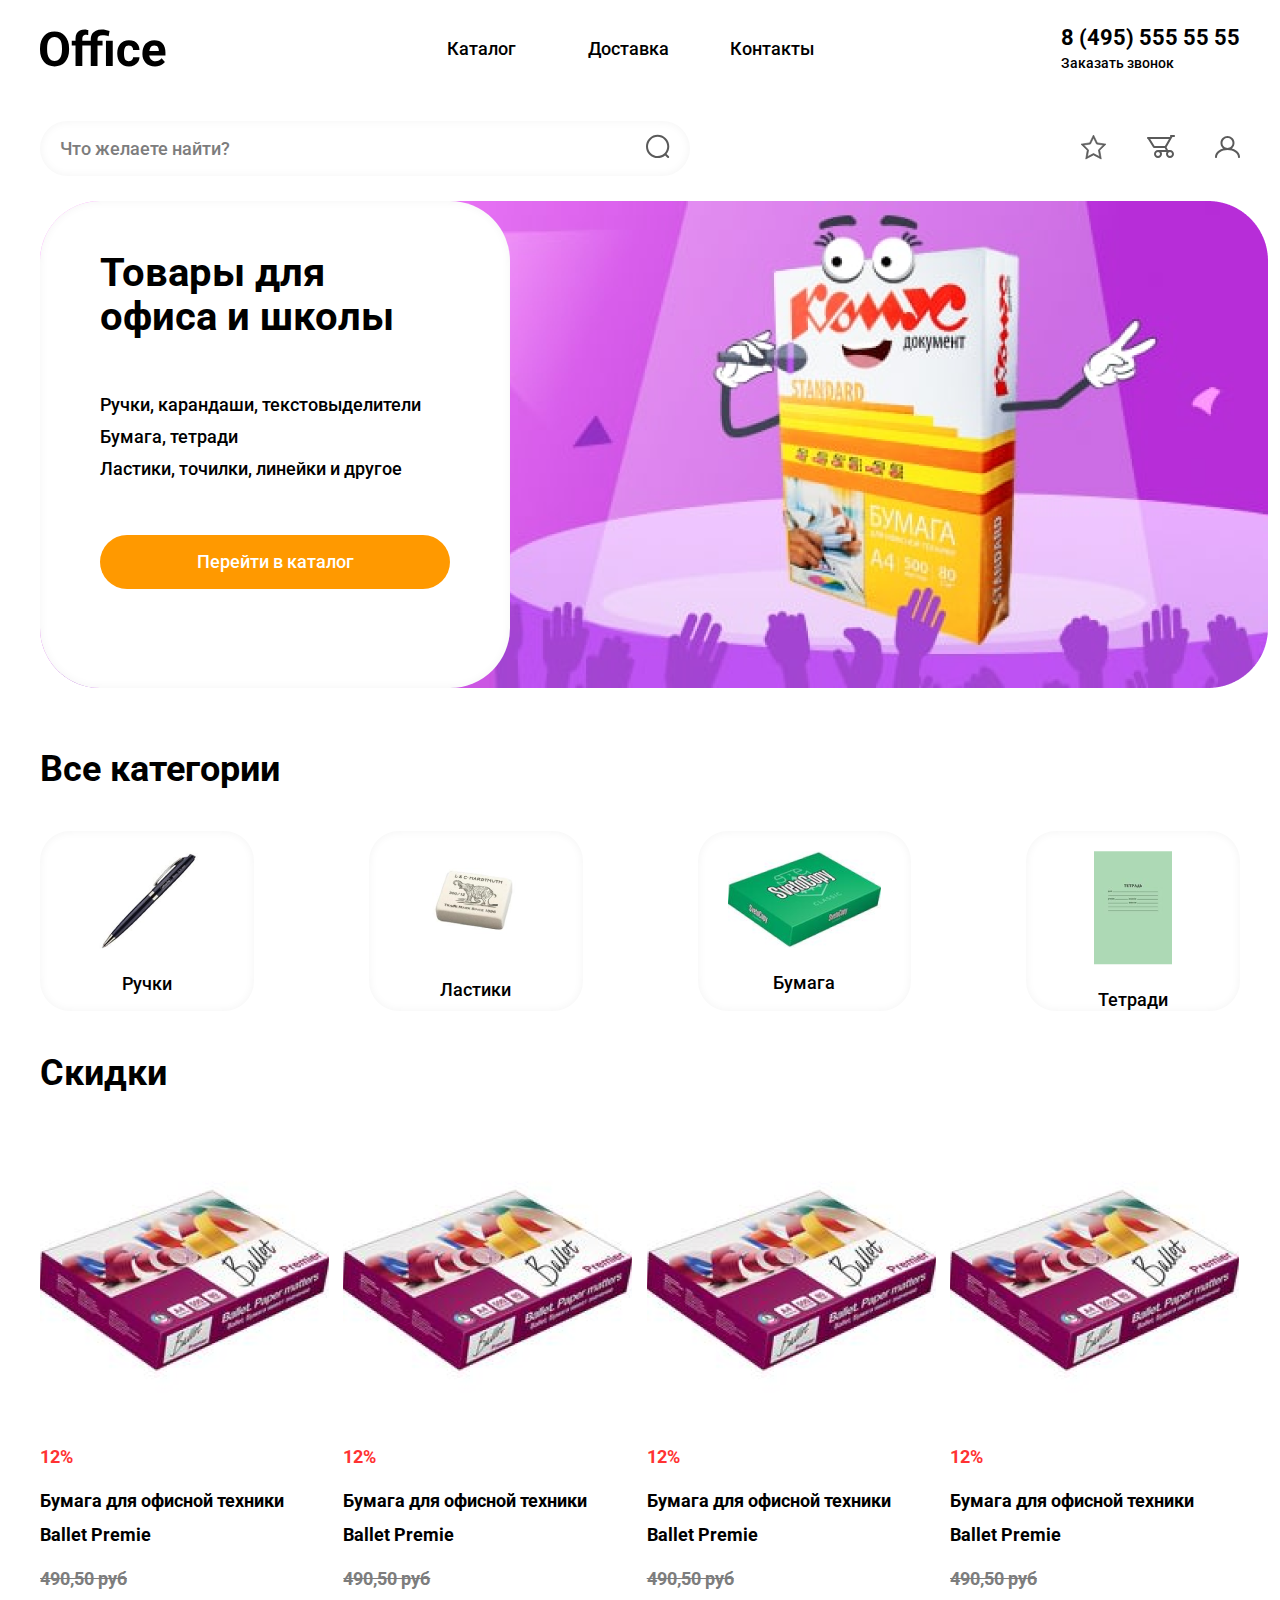
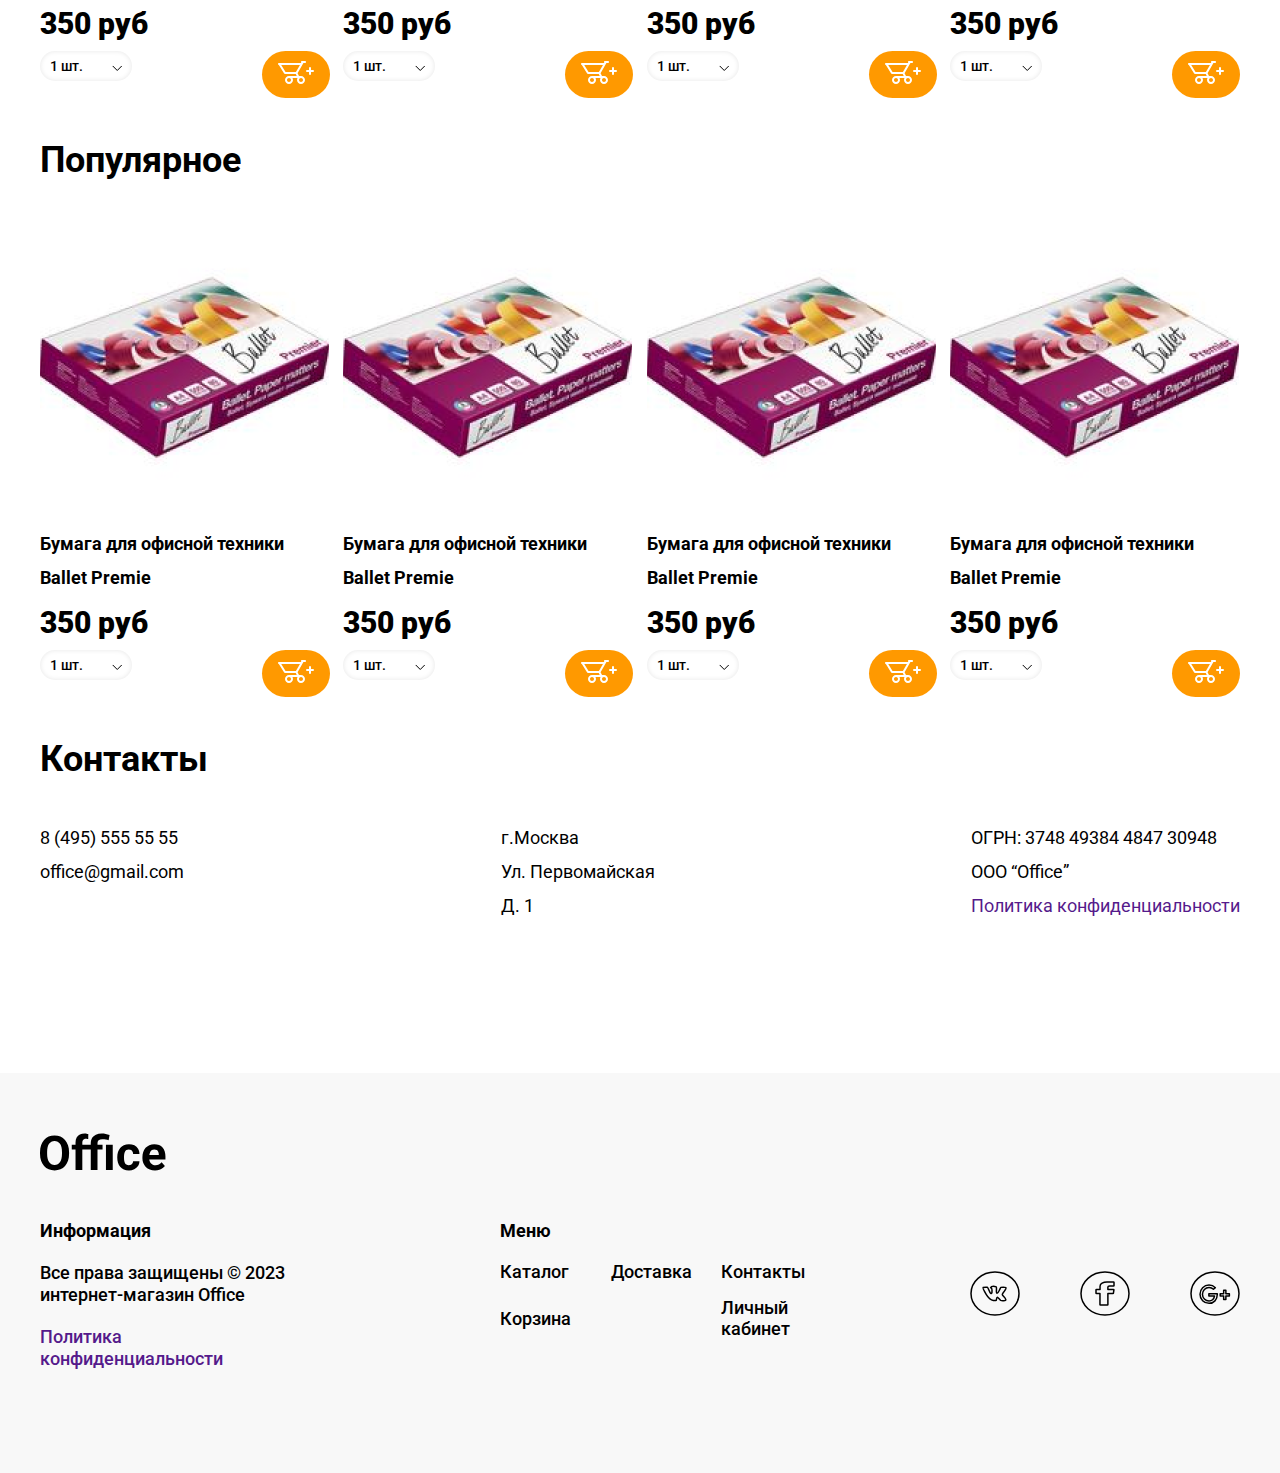
<file: index.html>
<!DOCTYPE html>
<html lang="ru">

<head>
    <meta charset="UTF-8">
    <meta http-equiv="X-UA-Compatible" content="IE=edge">
    <meta name="viewport" content="width=device-width, initial-scale=1.0">
    <title>Office - интернет-магазин канцелярских товаров</title>
    <link rel="stylesheet" href="assets/style.css">
</head>

<body>
    <header class="header">
        <div class="container">
            <div class="header__content">
                <div class="header__info">
                    <img src="assets/img/Office.svg" alt="">

                    <nav>
                        <ul>
                            <li><a href="catalog.html">Каталог</a></li>
                            <li><a href="">Доставка</a></li>
                            <li><a href="">Контакты</a></li>
                        </ul>
                    </nav>

                    <div class="header__tel">
                        <div class="header__tel-number">
                            <p>8 (495) 555 55 55</p>
                        </div>
                        <div class="header__tel-zakaz">
                            <p>Заказать звонок</p>
                        </div>
                    </div>
                </div>

                <div class="header__details">
                    <div class="header__search">
                        <div class="header__search-text">
                            <p>Что желаете найти?</p>
                        </div>
                        <div class="header__search-icon">
                            <a href="">
                                <svg width="24" height="25" viewBox="0 0 24 25" fill="none"
                                    xmlns="http://www.w3.org/2000/svg">
                                    <path fill-rule="evenodd" clip-rule="evenodd"
                                        d="M4.81999 19.2916C1.06 15.5316 1.06 9.43545 4.81999 5.67546C8.57998 1.91547 14.6761 1.91547 18.4361 5.67546C22.1807 9.42007 22.1961 15.4818 18.4821 19.2453C18.4662 19.2593 18.4507 19.2738 18.4356 19.289C18.4204 19.3042 18.4058 19.3198 18.3917 19.3357C14.6283 23.0515 8.56522 23.0368 4.81999 19.2916ZM19.1144 21.382C14.5458 25.2344 7.70897 25.009 3.40578 20.7058C-1.13526 16.1648 -1.13526 8.80229 3.40578 4.26125C7.94682 -0.279791 15.3093 -0.279791 19.8503 4.26125C24.1528 8.56373 24.3788 15.399 20.5284 19.9676L22.8498 22.289C23.2403 22.6795 23.2403 23.3127 22.8498 23.7032C22.4593 24.0937 21.8261 24.0937 21.4356 23.7032L19.1144 21.382Z"
                                        fill="#5A5A5A" />
                                </svg>
                            </a>
                        </div>
                    </div>
                    <div class="header__icons">
                        <a href=""><svg width="27" height="26" viewBox="0 0 27 26" fill="none"
                                xmlns="http://www.w3.org/2000/svg">
                                <path
                                    d="M21.2243 25L13.4959 20.9028L5.7674 25L7.24381 16.3144L1 10.1686L9.63576 8.90284L13.4959 1L17.356 8.90284L25.9918 10.1686L19.7397 16.3227L21.2243 25ZM13.4959 19.5205L19.6077 22.7682L18.4447 15.898L23.3853 11.0347L16.5559 10.0354L13.5041 3.7814L10.4523 10.0354L3.6229 11.0347L8.56351 15.898L7.40053 22.7682L13.4959 19.5205Z"
                                    fill="#5A5A5A" stroke="#5A5A5A" stroke-width="0.7" />
                            </svg>
                        </a>
                        <a href="basket.html"><svg width="28" height="23" viewBox="0 0 28 23" fill="none"
                                xmlns="http://www.w3.org/2000/svg">
                                <path fill-rule="evenodd" clip-rule="evenodd"
                                    d="M23 1C23 0.447715 23.4477 0 24 0H27C27.5523 0 28 0.447715 28 1C28 1.55228 27.5523 2 27 2L25.4227 2L19.5692 12.1385L21 15.0001H23C25.2091 15.0001 27 16.7909 27 19.0001C27 21.2092 25.2091 23.0001 23 23.0001C20.7909 23.0001 19 21.2092 19 19.0001C19 18.2715 19.1948 17.5884 19.5351 17.0001H14.4649C14.8052 17.5884 15 18.2715 15 19.0001C15 21.2092 13.2091 23.0001 11 23.0001C8.79086 23.0001 7 21.2092 7 19.0001C7 16.7909 8.79086 15.0001 11 15.0001H18.7639L17.7639 13L7.06514 13C6.70869 13.0229 6.35152 12.8536 6.15015 12.5289L0.855992 3.98974C0.37194 3.91992 0 3.50341 0 3.00003C0 2.44775 0.447715 2.00003 1 2.00003L23 2.00003C23.0371 2.00003 23.0737 2.00205 23.1098 2.00599L23.2862 1.7004C23.1092 1.51999 23 1.27274 23 1ZM17.9171 11L7.55548 11L3.21557 4.00003L21.9585 4.00003L17.9171 11ZM11 17.0001C9.89543 17.0001 9 17.8955 9 19.0001C9 20.1046 9.89543 21.0001 11 21.0001C12.1046 21.0001 13 20.1046 13 19.0001C13 17.8955 12.1046 17.0001 11 17.0001ZM23 17.0001C21.8954 17.0001 21 17.8955 21 19.0001C21 20.1046 21.8954 21.0001 23 21.0001C24.1046 21.0001 25 20.1046 25 19.0001C25 17.8955 24.1046 17.0001 23 17.0001Z"
                                    fill="#5A5A5A" />
                            </svg>
                        </a>
                        <button class="profile">
                            <svg width="25" height="22" viewBox="0 0 25 22" fill="none"
                                xmlns="http://www.w3.org/2000/svg">
                                <path fill-rule="evenodd" clip-rule="evenodd"
                                    d="M8.94975 10.5355C6.99713 8.58291 6.99713 5.41709 8.94975 3.46447C10.9024 1.51184 14.0682 1.51184 16.0208 3.46447C17.9734 5.41709 17.9734 8.58291 16.0208 10.5355C14.0682 12.4882 10.9024 12.4882 8.94975 10.5355ZM7.53553 2.05025C4.80186 4.78392 4.80186 9.21608 7.53553 11.9497C7.74913 12.1633 7.97309 12.3602 8.2058 12.5405C6.5492 12.9731 5.04954 13.6511 3.79721 14.5222C1.53231 16.0978 0 18.3722 0 21C0 21.5523 0.447715 22 1 22C1.55228 22 2 21.5523 2 21C2 19.2096 3.04205 17.4839 4.93934 16.1641C6.83305 14.8467 9.50305 14 12.5 14C15.497 14 18.167 14.8467 20.0607 16.1641C21.958 17.4839 23 19.2096 23 21C23 21.5523 23.4477 22 24 22C24.5523 22 25 21.5523 25 21C25 18.3722 23.4677 16.0978 21.2028 14.5222C19.9449 13.6472 18.4375 12.9671 16.7722 12.5347C17.0022 12.3561 17.2237 12.1611 17.435 11.9497C20.1687 9.21608 20.1687 4.78392 17.435 2.05025C14.7014 -0.683417 10.2692 -0.683418 7.53553 2.05025Z"
                                    fill="#5A5A5A" />
                            </svg>
                        </button>

                    </div>
                </div>
            </div>
        </div>
    </header>

    <main class="main">
        <div class="container">
            <div class="main__content">
                <div class="main__info">
                    <div class="main__details">
                        <div class="main__title">
                            <h1>Товары для офиса и школы</h1>
                        </div>
                        <div class="main__tovars">
                            <p>Ручки, карандаши, текстовыделители</p>
                            <p>Бумага, тетради</p>
                            <p>Ластики, точилки, линейки и другое</p>
                        </div>

                        <a class="button__catalog" href="catalog.html">Перейти в каталог</a>
                    </div>
                    <div class="main__img">
                        <img src="assets/img/main.png" alt="">
                    </div>
                </div>
            </div>

            <section class="categories">
                <div class="container">
                    <div class="categories__title">
                        <p>Все категории</p>
                    </div>
                    <div class="categories__all">
                        <div class="categories__block">
                            <div class="categories__info">
                                <div class="categories__img">
                                    <img src="assets/img/pen.png" alt="">
                                </div>

                                <a class="categories__name" href="">Ручки</a>

                            </div>

                        </div>

                        <div class="categories__block">
                            <div class="categories__info">
                                <div class="categories__img">
                                    <img src="assets/img/eraser.png" alt="">
                                </div>

                                <a class="categories__name" href="">Ластики</a>

                            </div>

                        </div>

                        <div class="categories__block">
                            <div class="categories__info">
                                <div class="categories__img">
                                    <img src="assets/img/paper.png" alt="">
                                </div>

                                <a class="categories__name" href="products.html">Бумага</a>

                            </div>

                        </div>

                        <div class="categories__block">
                            <div class="categories__info">
                                <div class="categories__img">
                                    <img src="assets/img/copybook.png" alt="">
                                </div>

                                <a class="categories__name" href="">Тетради</a>

                            </div>

                        </div>
                    </div>
                </div>

            </section>

            <section class="sale">
                <div class="container">
                    <div class="sale__title">
                        <p>Скидки</p>
                    </div>
                    <div class="sale__all">
                        <div class="sale__card">
                            <div class="sale__img">
                                <img src="assets/img/paper__all.png" alt="">
                            </div>
                            <div class="sale__text">
                                <p>12%</p>
                            </div>
                            <div class="sale__name">
                                <p>Бумага для офисной техники Ballet Premie</p>
                            </div>
                            <div class="sale__oldprice">
                                490,50 руб
                            </div>
                            <div class="sale__price">
                                <p>350 руб</p>
                            </div>
                            <div class="sale__shop">
                                <div class="sale__quanity">
                                    <div class="sale__quanity-text">
                                        <p>1 шт.</p>
                                    </div>
                                    <div class="sale__quanity-icon">
                                        <a href=""><svg width="10" height="7" viewBox="0 0 10 7" fill="none"
                                                xmlns="http://www.w3.org/2000/svg">
                                                <path d="M9.48523 1.24219L5.24262 5.4848L1.00001 1.24219" stroke="black"
                                                    stroke-linecap="round" />
                                            </svg>
                                        </a>
                                    </div>

                                </div>
                                <button class="basket">
                                    <svg width="36" height="23" viewBox="0 0 36 23" fill="none"
                                        xmlns="http://www.w3.org/2000/svg">
                                        <rect x="28" y="9" width="8" height="2" rx="1" fill="white" />
                                        <path fill-rule="evenodd" clip-rule="evenodd"
                                            d="M23 1C23 0.447715 23.4477 0 24 0H27C27.5523 0 28 0.447715 28 1C28 1.55228 27.5523 2 27 2L25.4227 2L19.5692 12.1385L21 15.0001H23C25.2091 15.0001 27 16.7909 27 19.0001C27 21.2092 25.2091 23.0001 23 23.0001C20.7909 23.0001 19 21.2092 19 19.0001C19 18.2715 19.1948 17.5884 19.5351 17.0001H14.4649C14.8052 17.5884 15 18.2715 15 19.0001C15 21.2092 13.2091 23.0001 11 23.0001C8.79086 23.0001 7 21.2092 7 19.0001C7 16.7909 8.79086 15.0001 11 15.0001H18.7639L17.7639 13L7.01932 13C6.97953 13.0007 6.93981 12.9991 6.90038 12.9951C6.76038 12.9813 6.62888 12.9385 6.51189 12.873C6.3969 12.8088 6.29331 12.7212 6.209 12.6119C6.18394 12.5795 6.16081 12.5456 6.1398 12.5103L0.85728 3.98992C0.372599 3.92066 0 3.50386 0 3.00003C0 2.44775 0.447715 2.00003 1 2.00003L23 2.00003C23.0371 2.00003 23.0737 2.00205 23.1098 2.00599L23.2862 1.7004C23.1092 1.51999 23 1.27274 23 1ZM17.9171 11L7.55665 11L3.21675 4.00003L21.9585 4.00003L17.9171 11ZM11 17.0001C9.89543 17.0001 9 17.8955 9 19.0001C9 20.1046 9.89543 21.0001 11 21.0001C12.1046 21.0001 13 20.1046 13 19.0001C13 17.8955 12.1046 17.0001 11 17.0001ZM23 17.0001C21.8954 17.0001 21 17.8955 21 19.0001C21 20.1046 21.8954 21.0001 23 21.0001C24.1046 21.0001 25 20.1046 25 19.0001C25 17.8955 24.1046 17.0001 23 17.0001Z"
                                            fill="white" />
                                        <rect x="33" y="6" width="8" height="2" rx="1" transform="rotate(90 33 6)"
                                            fill="white" />
                                    </svg>

                                </button>
                            </div>


                        </div>

                        <div class="sale__card">
                            <div class="sale__img">
                                <img src="assets/img/paper__all.png" alt="">
                            </div>
                            <div class="sale__text">
                                <p>12%</p>
                            </div>
                            <div class="sale__name">
                                <p>Бумага для офисной техники Ballet Premie</p>
                            </div>
                            <div class="sale__oldprice">
                                490,50 руб
                            </div>
                            <div class="sale__price">
                                <p>350 руб</p>
                            </div>
                            <div class="sale__shop">
                                <div class="sale__quanity">
                                    <div class="sale__quanity-text">
                                        <p>1 шт.</p>
                                    </div>
                                    <div class="sale__quanity-icon">
                                        <a href=""><svg width="10" height="7" viewBox="0 0 10 7" fill="none"
                                                xmlns="http://www.w3.org/2000/svg">
                                                <path d="M9.48523 1.24219L5.24262 5.4848L1.00001 1.24219" stroke="black"
                                                    stroke-linecap="round" />
                                            </svg>
                                        </a>
                                    </div>

                                </div>
                                <button class="basket">
                                    <svg width="36" height="23" viewBox="0 0 36 23" fill="none"
                                        xmlns="http://www.w3.org/2000/svg">
                                        <rect x="28" y="9" width="8" height="2" rx="1" fill="white" />
                                        <path fill-rule="evenodd" clip-rule="evenodd"
                                            d="M23 1C23 0.447715 23.4477 0 24 0H27C27.5523 0 28 0.447715 28 1C28 1.55228 27.5523 2 27 2L25.4227 2L19.5692 12.1385L21 15.0001H23C25.2091 15.0001 27 16.7909 27 19.0001C27 21.2092 25.2091 23.0001 23 23.0001C20.7909 23.0001 19 21.2092 19 19.0001C19 18.2715 19.1948 17.5884 19.5351 17.0001H14.4649C14.8052 17.5884 15 18.2715 15 19.0001C15 21.2092 13.2091 23.0001 11 23.0001C8.79086 23.0001 7 21.2092 7 19.0001C7 16.7909 8.79086 15.0001 11 15.0001H18.7639L17.7639 13L7.01932 13C6.97953 13.0007 6.93981 12.9991 6.90038 12.9951C6.76038 12.9813 6.62888 12.9385 6.51189 12.873C6.3969 12.8088 6.29331 12.7212 6.209 12.6119C6.18394 12.5795 6.16081 12.5456 6.1398 12.5103L0.85728 3.98992C0.372599 3.92066 0 3.50386 0 3.00003C0 2.44775 0.447715 2.00003 1 2.00003L23 2.00003C23.0371 2.00003 23.0737 2.00205 23.1098 2.00599L23.2862 1.7004C23.1092 1.51999 23 1.27274 23 1ZM17.9171 11L7.55665 11L3.21675 4.00003L21.9585 4.00003L17.9171 11ZM11 17.0001C9.89543 17.0001 9 17.8955 9 19.0001C9 20.1046 9.89543 21.0001 11 21.0001C12.1046 21.0001 13 20.1046 13 19.0001C13 17.8955 12.1046 17.0001 11 17.0001ZM23 17.0001C21.8954 17.0001 21 17.8955 21 19.0001C21 20.1046 21.8954 21.0001 23 21.0001C24.1046 21.0001 25 20.1046 25 19.0001C25 17.8955 24.1046 17.0001 23 17.0001Z"
                                            fill="white" />
                                        <rect x="33" y="6" width="8" height="2" rx="1" transform="rotate(90 33 6)"
                                            fill="white" />
                                    </svg>

                                </button>
                            </div>


                        </div>

                        <div class="sale__card">
                            <div class="sale__img">
                                <img src="assets/img/paper__all.png" alt="">
                            </div>
                            <div class="sale__text">
                                <p>12%</p>
                            </div>
                            <div class="sale__name">
                                <p>Бумага для офисной техники Ballet Premie</p>
                            </div>
                            <div class="sale__oldprice">
                                490,50 руб
                            </div>
                            <div class="sale__price">
                                <p>350 руб</p>
                            </div>
                            <div class="sale__shop">
                                <div class="sale__quanity">
                                    <div class="sale__quanity-text">
                                        <p>1 шт.</p>
                                    </div>
                                    <div class="sale__quanity-icon">
                                        <a href=""><svg width="10" height="7" viewBox="0 0 10 7" fill="none"
                                                xmlns="http://www.w3.org/2000/svg">
                                                <path d="M9.48523 1.24219L5.24262 5.4848L1.00001 1.24219" stroke="black"
                                                    stroke-linecap="round" />
                                            </svg>
                                        </a>
                                    </div>

                                </div>
                                <button class="basket">
                                    <svg width="36" height="23" viewBox="0 0 36 23" fill="none"
                                        xmlns="http://www.w3.org/2000/svg">
                                        <rect x="28" y="9" width="8" height="2" rx="1" fill="white" />
                                        <path fill-rule="evenodd" clip-rule="evenodd"
                                            d="M23 1C23 0.447715 23.4477 0 24 0H27C27.5523 0 28 0.447715 28 1C28 1.55228 27.5523 2 27 2L25.4227 2L19.5692 12.1385L21 15.0001H23C25.2091 15.0001 27 16.7909 27 19.0001C27 21.2092 25.2091 23.0001 23 23.0001C20.7909 23.0001 19 21.2092 19 19.0001C19 18.2715 19.1948 17.5884 19.5351 17.0001H14.4649C14.8052 17.5884 15 18.2715 15 19.0001C15 21.2092 13.2091 23.0001 11 23.0001C8.79086 23.0001 7 21.2092 7 19.0001C7 16.7909 8.79086 15.0001 11 15.0001H18.7639L17.7639 13L7.01932 13C6.97953 13.0007 6.93981 12.9991 6.90038 12.9951C6.76038 12.9813 6.62888 12.9385 6.51189 12.873C6.3969 12.8088 6.29331 12.7212 6.209 12.6119C6.18394 12.5795 6.16081 12.5456 6.1398 12.5103L0.85728 3.98992C0.372599 3.92066 0 3.50386 0 3.00003C0 2.44775 0.447715 2.00003 1 2.00003L23 2.00003C23.0371 2.00003 23.0737 2.00205 23.1098 2.00599L23.2862 1.7004C23.1092 1.51999 23 1.27274 23 1ZM17.9171 11L7.55665 11L3.21675 4.00003L21.9585 4.00003L17.9171 11ZM11 17.0001C9.89543 17.0001 9 17.8955 9 19.0001C9 20.1046 9.89543 21.0001 11 21.0001C12.1046 21.0001 13 20.1046 13 19.0001C13 17.8955 12.1046 17.0001 11 17.0001ZM23 17.0001C21.8954 17.0001 21 17.8955 21 19.0001C21 20.1046 21.8954 21.0001 23 21.0001C24.1046 21.0001 25 20.1046 25 19.0001C25 17.8955 24.1046 17.0001 23 17.0001Z"
                                            fill="white" />
                                        <rect x="33" y="6" width="8" height="2" rx="1" transform="rotate(90 33 6)"
                                            fill="white" />
                                    </svg>

                                </button>
                            </div>


                        </div>

                        <div class="sale__card">
                            <div class="sale__img">
                                <img src="assets/img/paper__all.png" alt="">
                            </div>
                            <div class="sale__text">
                                <p>12%</p>
                            </div>
                            <div class="sale__name">
                                <p>Бумага для офисной техники Ballet Premie</p>
                            </div>
                            <div class="sale__oldprice">
                                490,50 руб
                            </div>
                            <div class="sale__price">
                                <p>350 руб</p>
                            </div>
                            <div class="sale__shop">
                                <div class="sale__quanity">
                                    <div class="sale__quanity-text">
                                        <p>1 шт.</p>
                                    </div>
                                    <div class="sale__quanity-icon">
                                        <a href=""><svg width="10" height="7" viewBox="0 0 10 7" fill="none"
                                                xmlns="http://www.w3.org/2000/svg">
                                                <path d="M9.48523 1.24219L5.24262 5.4848L1.00001 1.24219" stroke="black"
                                                    stroke-linecap="round" />
                                            </svg>
                                        </a>
                                    </div>

                                </div>
                                <button class="basket">
                                    <svg width="36" height="23" viewBox="0 0 36 23" fill="none"
                                        xmlns="http://www.w3.org/2000/svg">
                                        <rect x="28" y="9" width="8" height="2" rx="1" fill="white" />
                                        <path fill-rule="evenodd" clip-rule="evenodd"
                                            d="M23 1C23 0.447715 23.4477 0 24 0H27C27.5523 0 28 0.447715 28 1C28 1.55228 27.5523 2 27 2L25.4227 2L19.5692 12.1385L21 15.0001H23C25.2091 15.0001 27 16.7909 27 19.0001C27 21.2092 25.2091 23.0001 23 23.0001C20.7909 23.0001 19 21.2092 19 19.0001C19 18.2715 19.1948 17.5884 19.5351 17.0001H14.4649C14.8052 17.5884 15 18.2715 15 19.0001C15 21.2092 13.2091 23.0001 11 23.0001C8.79086 23.0001 7 21.2092 7 19.0001C7 16.7909 8.79086 15.0001 11 15.0001H18.7639L17.7639 13L7.01932 13C6.97953 13.0007 6.93981 12.9991 6.90038 12.9951C6.76038 12.9813 6.62888 12.9385 6.51189 12.873C6.3969 12.8088 6.29331 12.7212 6.209 12.6119C6.18394 12.5795 6.16081 12.5456 6.1398 12.5103L0.85728 3.98992C0.372599 3.92066 0 3.50386 0 3.00003C0 2.44775 0.447715 2.00003 1 2.00003L23 2.00003C23.0371 2.00003 23.0737 2.00205 23.1098 2.00599L23.2862 1.7004C23.1092 1.51999 23 1.27274 23 1ZM17.9171 11L7.55665 11L3.21675 4.00003L21.9585 4.00003L17.9171 11ZM11 17.0001C9.89543 17.0001 9 17.8955 9 19.0001C9 20.1046 9.89543 21.0001 11 21.0001C12.1046 21.0001 13 20.1046 13 19.0001C13 17.8955 12.1046 17.0001 11 17.0001ZM23 17.0001C21.8954 17.0001 21 17.8955 21 19.0001C21 20.1046 21.8954 21.0001 23 21.0001C24.1046 21.0001 25 20.1046 25 19.0001C25 17.8955 24.1046 17.0001 23 17.0001Z"
                                            fill="white" />
                                        <rect x="33" y="6" width="8" height="2" rx="1" transform="rotate(90 33 6)"
                                            fill="white" />
                                    </svg>

                                </button>
                            </div>


                        </div>
                    </div>
                </div>
            </section>

            <section class="popular">
                <div class="container">
                    <div class="sale__title">
                        <p>Популярное</p>
                    </div>
                    <div class="sale__all">
                        <div class="sale__card">
                            <div class="sale__img">
                                <a href="tovar.html"><img src="assets/img/paper__all.png" alt=""></a>
                            </div>
                            <div class="sale__name">
                                <p>Бумага для офисной техники Ballet Premie</p>
                            </div>
                            <div class="sale__price">
                                <p>350 руб</p>
                            </div>
                            <div class="sale__shop">
                                <div class="sale__quanity">
                                    <div class="sale__quanity-text">
                                        <p>1 шт.</p>
                                    </div>
                                    <div class="sale__quanity-icon">
                                        <a href=""><svg width="10" height="7" viewBox="0 0 10 7" fill="none"
                                                xmlns="http://www.w3.org/2000/svg">
                                                <path d="M9.48523 1.24219L5.24262 5.4848L1.00001 1.24219" stroke="black"
                                                    stroke-linecap="round" />
                                            </svg>
                                        </a>
                                    </div>

                                </div>
                                <button class="basket">
                                    <svg width="36" height="23" viewBox="0 0 36 23" fill="none"
                                        xmlns="http://www.w3.org/2000/svg">
                                        <rect x="28" y="9" width="8" height="2" rx="1" fill="white" />
                                        <path fill-rule="evenodd" clip-rule="evenodd"
                                            d="M23 1C23 0.447715 23.4477 0 24 0H27C27.5523 0 28 0.447715 28 1C28 1.55228 27.5523 2 27 2L25.4227 2L19.5692 12.1385L21 15.0001H23C25.2091 15.0001 27 16.7909 27 19.0001C27 21.2092 25.2091 23.0001 23 23.0001C20.7909 23.0001 19 21.2092 19 19.0001C19 18.2715 19.1948 17.5884 19.5351 17.0001H14.4649C14.8052 17.5884 15 18.2715 15 19.0001C15 21.2092 13.2091 23.0001 11 23.0001C8.79086 23.0001 7 21.2092 7 19.0001C7 16.7909 8.79086 15.0001 11 15.0001H18.7639L17.7639 13L7.01932 13C6.97953 13.0007 6.93981 12.9991 6.90038 12.9951C6.76038 12.9813 6.62888 12.9385 6.51189 12.873C6.3969 12.8088 6.29331 12.7212 6.209 12.6119C6.18394 12.5795 6.16081 12.5456 6.1398 12.5103L0.85728 3.98992C0.372599 3.92066 0 3.50386 0 3.00003C0 2.44775 0.447715 2.00003 1 2.00003L23 2.00003C23.0371 2.00003 23.0737 2.00205 23.1098 2.00599L23.2862 1.7004C23.1092 1.51999 23 1.27274 23 1ZM17.9171 11L7.55665 11L3.21675 4.00003L21.9585 4.00003L17.9171 11ZM11 17.0001C9.89543 17.0001 9 17.8955 9 19.0001C9 20.1046 9.89543 21.0001 11 21.0001C12.1046 21.0001 13 20.1046 13 19.0001C13 17.8955 12.1046 17.0001 11 17.0001ZM23 17.0001C21.8954 17.0001 21 17.8955 21 19.0001C21 20.1046 21.8954 21.0001 23 21.0001C24.1046 21.0001 25 20.1046 25 19.0001C25 17.8955 24.1046 17.0001 23 17.0001Z"
                                            fill="white" />
                                        <rect x="33" y="6" width="8" height="2" rx="1" transform="rotate(90 33 6)"
                                            fill="white" />
                                    </svg>

                                </button>
                            </div>


                        </div>

                        <div class="sale__card">
                            <div class="sale__img">
                                <a href="tovar.html"><img src="assets/img/paper__all.png" alt=""></a>
                            </div>
                            <div class="sale__name">
                                <p>Бумага для офисной техники Ballet Premie</p>
                            </div>
                            <div class="sale__price">
                                <p>350 руб</p>
                            </div>
                            <div class="sale__shop">
                                <div class="sale__quanity">
                                    <div class="sale__quanity-text">
                                        <p>1 шт.</p>
                                    </div>
                                    <div class="sale__quanity-icon">
                                        <a href=""><svg width="10" height="7" viewBox="0 0 10 7" fill="none"
                                                xmlns="http://www.w3.org/2000/svg">
                                                <path d="M9.48523 1.24219L5.24262 5.4848L1.00001 1.24219" stroke="black"
                                                    stroke-linecap="round" />
                                            </svg>
                                        </a>
                                    </div>

                                </div>
                                <button class="basket">
                                    <svg width="36" height="23" viewBox="0 0 36 23" fill="none"
                                        xmlns="http://www.w3.org/2000/svg">
                                        <rect x="28" y="9" width="8" height="2" rx="1" fill="white" />
                                        <path fill-rule="evenodd" clip-rule="evenodd"
                                            d="M23 1C23 0.447715 23.4477 0 24 0H27C27.5523 0 28 0.447715 28 1C28 1.55228 27.5523 2 27 2L25.4227 2L19.5692 12.1385L21 15.0001H23C25.2091 15.0001 27 16.7909 27 19.0001C27 21.2092 25.2091 23.0001 23 23.0001C20.7909 23.0001 19 21.2092 19 19.0001C19 18.2715 19.1948 17.5884 19.5351 17.0001H14.4649C14.8052 17.5884 15 18.2715 15 19.0001C15 21.2092 13.2091 23.0001 11 23.0001C8.79086 23.0001 7 21.2092 7 19.0001C7 16.7909 8.79086 15.0001 11 15.0001H18.7639L17.7639 13L7.01932 13C6.97953 13.0007 6.93981 12.9991 6.90038 12.9951C6.76038 12.9813 6.62888 12.9385 6.51189 12.873C6.3969 12.8088 6.29331 12.7212 6.209 12.6119C6.18394 12.5795 6.16081 12.5456 6.1398 12.5103L0.85728 3.98992C0.372599 3.92066 0 3.50386 0 3.00003C0 2.44775 0.447715 2.00003 1 2.00003L23 2.00003C23.0371 2.00003 23.0737 2.00205 23.1098 2.00599L23.2862 1.7004C23.1092 1.51999 23 1.27274 23 1ZM17.9171 11L7.55665 11L3.21675 4.00003L21.9585 4.00003L17.9171 11ZM11 17.0001C9.89543 17.0001 9 17.8955 9 19.0001C9 20.1046 9.89543 21.0001 11 21.0001C12.1046 21.0001 13 20.1046 13 19.0001C13 17.8955 12.1046 17.0001 11 17.0001ZM23 17.0001C21.8954 17.0001 21 17.8955 21 19.0001C21 20.1046 21.8954 21.0001 23 21.0001C24.1046 21.0001 25 20.1046 25 19.0001C25 17.8955 24.1046 17.0001 23 17.0001Z"
                                            fill="white" />
                                        <rect x="33" y="6" width="8" height="2" rx="1" transform="rotate(90 33 6)"
                                            fill="white" />
                                    </svg>

                                </button>
                            </div>


                        </div>

                        <div class="sale__card">
                            <div class="sale__img">
                                <a href="tovar.html"><img src="assets/img/paper__all.png" alt=""></a>
                            </div>
                            <div class="sale__name">
                                <p>Бумага для офисной техники Ballet Premie</p>
                            </div>
                            <div class="sale__price">
                                <p>350 руб</p>
                            </div>
                            <div class="sale__shop">
                                <div class="sale__quanity">
                                    <div class="sale__quanity-text">
                                        <p>1 шт.</p>
                                    </div>
                                    <div class="sale__quanity-icon">
                                        <a href=""><svg width="10" height="7" viewBox="0 0 10 7" fill="none"
                                                xmlns="http://www.w3.org/2000/svg">
                                                <path d="M9.48523 1.24219L5.24262 5.4848L1.00001 1.24219" stroke="black"
                                                    stroke-linecap="round" />
                                            </svg>
                                        </a>
                                    </div>

                                </div>
                                <button class="basket">
                                    <svg width="36" height="23" viewBox="0 0 36 23" fill="none"
                                        xmlns="http://www.w3.org/2000/svg">
                                        <rect x="28" y="9" width="8" height="2" rx="1" fill="white" />
                                        <path fill-rule="evenodd" clip-rule="evenodd"
                                            d="M23 1C23 0.447715 23.4477 0 24 0H27C27.5523 0 28 0.447715 28 1C28 1.55228 27.5523 2 27 2L25.4227 2L19.5692 12.1385L21 15.0001H23C25.2091 15.0001 27 16.7909 27 19.0001C27 21.2092 25.2091 23.0001 23 23.0001C20.7909 23.0001 19 21.2092 19 19.0001C19 18.2715 19.1948 17.5884 19.5351 17.0001H14.4649C14.8052 17.5884 15 18.2715 15 19.0001C15 21.2092 13.2091 23.0001 11 23.0001C8.79086 23.0001 7 21.2092 7 19.0001C7 16.7909 8.79086 15.0001 11 15.0001H18.7639L17.7639 13L7.01932 13C6.97953 13.0007 6.93981 12.9991 6.90038 12.9951C6.76038 12.9813 6.62888 12.9385 6.51189 12.873C6.3969 12.8088 6.29331 12.7212 6.209 12.6119C6.18394 12.5795 6.16081 12.5456 6.1398 12.5103L0.85728 3.98992C0.372599 3.92066 0 3.50386 0 3.00003C0 2.44775 0.447715 2.00003 1 2.00003L23 2.00003C23.0371 2.00003 23.0737 2.00205 23.1098 2.00599L23.2862 1.7004C23.1092 1.51999 23 1.27274 23 1ZM17.9171 11L7.55665 11L3.21675 4.00003L21.9585 4.00003L17.9171 11ZM11 17.0001C9.89543 17.0001 9 17.8955 9 19.0001C9 20.1046 9.89543 21.0001 11 21.0001C12.1046 21.0001 13 20.1046 13 19.0001C13 17.8955 12.1046 17.0001 11 17.0001ZM23 17.0001C21.8954 17.0001 21 17.8955 21 19.0001C21 20.1046 21.8954 21.0001 23 21.0001C24.1046 21.0001 25 20.1046 25 19.0001C25 17.8955 24.1046 17.0001 23 17.0001Z"
                                            fill="white" />
                                        <rect x="33" y="6" width="8" height="2" rx="1" transform="rotate(90 33 6)"
                                            fill="white" />
                                    </svg>

                                </button>
                            </div>


                        </div>

                        <div class="sale__card">
                            <div class="sale__img">
                                <a href="tovar.html"><img src="assets/img/paper__all.png" alt=""></a>
                            </div>
                            <div class="sale__name">
                                <p>Бумага для офисной техники Ballet Premie</p>
                            </div>
                            <div class="sale__price">
                                <p>350 руб</p>
                            </div>
                            <div class="sale__shop">
                                <div class="sale__quanity">
                                    <div class="sale__quanity-text">
                                        <p>1 шт.</p>
                                    </div>
                                    <div class="sale__quanity-icon">
                                        <a href=""><svg width="10" height="7" viewBox="0 0 10 7" fill="none"
                                                xmlns="http://www.w3.org/2000/svg">
                                                <path d="M9.48523 1.24219L5.24262 5.4848L1.00001 1.24219" stroke="black"
                                                    stroke-linecap="round" />
                                            </svg>
                                        </a>
                                    </div>

                                </div>
                                <button class="basket">
                                    <svg width="36" height="23" viewBox="0 0 36 23" fill="none"
                                        xmlns="http://www.w3.org/2000/svg">
                                        <rect x="28" y="9" width="8" height="2" rx="1" fill="white" />
                                        <path fill-rule="evenodd" clip-rule="evenodd"
                                            d="M23 1C23 0.447715 23.4477 0 24 0H27C27.5523 0 28 0.447715 28 1C28 1.55228 27.5523 2 27 2L25.4227 2L19.5692 12.1385L21 15.0001H23C25.2091 15.0001 27 16.7909 27 19.0001C27 21.2092 25.2091 23.0001 23 23.0001C20.7909 23.0001 19 21.2092 19 19.0001C19 18.2715 19.1948 17.5884 19.5351 17.0001H14.4649C14.8052 17.5884 15 18.2715 15 19.0001C15 21.2092 13.2091 23.0001 11 23.0001C8.79086 23.0001 7 21.2092 7 19.0001C7 16.7909 8.79086 15.0001 11 15.0001H18.7639L17.7639 13L7.01932 13C6.97953 13.0007 6.93981 12.9991 6.90038 12.9951C6.76038 12.9813 6.62888 12.9385 6.51189 12.873C6.3969 12.8088 6.29331 12.7212 6.209 12.6119C6.18394 12.5795 6.16081 12.5456 6.1398 12.5103L0.85728 3.98992C0.372599 3.92066 0 3.50386 0 3.00003C0 2.44775 0.447715 2.00003 1 2.00003L23 2.00003C23.0371 2.00003 23.0737 2.00205 23.1098 2.00599L23.2862 1.7004C23.1092 1.51999 23 1.27274 23 1ZM17.9171 11L7.55665 11L3.21675 4.00003L21.9585 4.00003L17.9171 11ZM11 17.0001C9.89543 17.0001 9 17.8955 9 19.0001C9 20.1046 9.89543 21.0001 11 21.0001C12.1046 21.0001 13 20.1046 13 19.0001C13 17.8955 12.1046 17.0001 11 17.0001ZM23 17.0001C21.8954 17.0001 21 17.8955 21 19.0001C21 20.1046 21.8954 21.0001 23 21.0001C24.1046 21.0001 25 20.1046 25 19.0001C25 17.8955 24.1046 17.0001 23 17.0001Z"
                                            fill="white" />
                                        <rect x="33" y="6" width="8" height="2" rx="1" transform="rotate(90 33 6)"
                                            fill="white" />
                                    </svg>

                                </button>
                            </div>


                        </div>
                    </div>
                </div>

            </section>

            <section class="contacts">
                <div class="container">
                    <div class="contacts__title">
                        <p>Контакты</p>
                    </div>
                    <div class="contacts__all">
                        <div class="contacts__info">
                            <p>8 (495) 555 55 55</p>
                            <p>office@gmail.com</p>
                        </div>
                        <div class="contacts__adress">
                            <p>г.Москва</p>
                            <p>Ул. Первомайская</p>
                            <p>Д. 1</p>
                        </div>
                        <div class="contacts__data">
                            <p>ОГРН: 3748 49384 4847 30948</p>
                            <p>ООО “Office”</p>
                            <a href="">Политика конфиденциальности</a>
                        </div>
                    </div>
                </div>

            </section>
        </div>
    </main>

    <footer class="footer">
        <div class="container">
            <div class="footer__logo">
                <img src="assets/img/Office.svg" alt="">
            </div>
            <div class="footer__content">
                <div class="footer__info">
                    <p class="footer__info-name">Информация</p>
                    <p>Все права защищены © 2023 интернет-магазин Office</p>
                    <a href="">Политика конфиденциальности</a>
                </div>

                <div class="footer__menu">
                    <p class="footer__menu-text">Меню</p>
                    <nav class="footer__menu-list">
                        <ul>
                            <li><a href="catalog.html">Каталог</a></li>
                            <li><a href="">Доставка</a></li>
                            <li><a href="">Контакты</a></li>
                            <li><a href="basket.html">Корзина</a></li>
                            <li><a href="">Личный кабинет</a></li>
                        </ul>
                    </nav>
                </div>

                <div class="footer__icons">
                    <a href=""><svg width="50" height="45" viewBox="0 0 50 45" fill="none"
                            xmlns="http://www.w3.org/2000/svg">
                            <ellipse cx="25" cy="22.5372" rx="24" ry="21.4629" stroke="black" stroke-width="1.5" />
                            <path fill-rule="evenodd" clip-rule="evenodd"
                                d="M35.83 16.4769C35.5397 16.22 34.4267 16.22 33.3136 16.22C32.2006 16.22 31.0876 16.22 30.8457 16.3741C30.6037 16.4769 30.0714 17.8638 29.3939 19.2507C28.6196 20.8431 27.6518 22.3842 27.0227 22.3328C26.2001 22.3328 26.3936 19.713 26.4904 17.7611C26.4904 16.4769 26.2968 16.0659 26.1517 15.9632C25.7161 15.7064 24.5547 15.3982 24.5547 15.3982C24.5547 15.3982 21.0705 15.1413 20.5866 16.7337C21.2641 16.8364 22.3771 16.631 21.9416 21.5109C21.8932 21.7678 21.4093 23.7711 19.8124 21.0486C19.4252 20.3808 17.8767 16.2714 17.296 16.22C15.5539 16.1687 13.7634 16.1173 13.1343 16.4769C12.5536 16.8364 13.9086 19.6617 16.183 23.4115C18.0219 26.4936 20.0059 28.9079 23.3933 29.5243C24.0224 29.5756 25.7161 29.6784 26.2485 29.4215C26.5872 29.2161 26.1517 26.545 27.3615 26.2881C27.8938 26.1854 29.9746 29.062 30.7489 29.4215C31.2328 29.627 32.249 29.7298 33.3136 29.6784C34.475 29.627 35.7816 29.7811 35.9268 28.9592C36.2171 27.11 32.4426 24.6957 32.2974 23.5656C32.2006 22.7437 33.7008 21.2541 34.4267 20.0726C35.3945 18.6857 36.4107 16.9906 35.83 16.4769Z"
                                stroke="black" stroke-width="1.5" stroke-miterlimit="10" stroke-linejoin="round" />
                        </svg>
                    </a>
                    <a href=""><svg width="50" height="45" viewBox="0 0 50 45" fill="none"
                            xmlns="http://www.w3.org/2000/svg">
                            <ellipse cx="25" cy="22.5372" rx="24" ry="21.4629" stroke="black" stroke-width="1.5" />
                            <path fill-rule="evenodd" clip-rule="evenodd"
                                d="M19.9633 22.5988V33.7039C19.9633 33.852 20.211 34.0001 20.4587 34.0001H27.3945C27.6422 34.0001 27.8899 33.852 27.8899 33.7039V22.4507H32.9266C33.1743 22.4507 33.422 22.352 33.422 22.2039L33.9174 18.7983C33.9174 18.6503 33.7523 18.5022 33.422 18.5022H27.8899V16.0838C27.8899 15.4915 28.633 15.0473 29.6239 15.0473H33.5046C33.7523 15.0473 34 14.8992 34 14.7511V11.2962C34 11.1481 33.7523 11.0001 33.5046 11.0001H26.9817C23.1835 11.0001 20.0459 12.8756 20.0459 15.146V18.4529H16.4954C16.2477 18.4529 16 18.6009 16 18.749V22.1546C16 22.3026 16.2477 22.4507 16.4954 22.4507H19.9633V22.5988Z"
                                stroke="black" stroke-width="1.5" stroke-miterlimit="10" stroke-linejoin="round" />
                        </svg>
                    </a>
                    <a href=""><svg width="50" height="45" viewBox="0 0 50 45" fill="none"
                            xmlns="http://www.w3.org/2000/svg">
                            <ellipse cx="25" cy="22.5371" rx="24" ry="21.4629" stroke="black" stroke-width="1.5" />
                            <path
                                d="M18.88 22.6483V25.0913H24.544C23.872 28.0718 21.808 29.9285 19.024 29.9285C15.376 29.9285 12.448 26.8991 12.448 23.2346C12.448 19.5701 15.376 16.4919 19.024 16.4919C20.752 16.4919 22.336 17.1759 23.488 18.2997L25.36 16.6873C23.728 14.9772 21.472 14 19.024 14C14.032 14 10 18.1043 10 23.1857C10 28.2672 14.032 32.3715 19.024 32.3715C23.824 32.3715 27.28 28.6581 27.28 23.5766V22.6483H18.88Z"
                                stroke="black" stroke-width="1.5" stroke-miterlimit="10" stroke-linejoin="round" />
                            <path
                                d="M39.3759 22.7478H35.8719V19.181H33.6639V22.7478H30.2079V24.9954H33.6639V28.5133H35.8719V24.9954H39.3759V22.7478Z"
                                stroke="black" stroke-width="1.5" stroke-miterlimit="10" stroke-linejoin="round" />
                        </svg>
                    </a>
                </div>
            </div>


        </div>

    </footer>

    <div class="popup popup-reg hidden">
        <div class="popup__bg">
            <form action="" method="POST">
                <button class="close close-reg"><svg width="19" height="19" viewBox="0 0 19 19" fill="none"
                        xmlns="http://www.w3.org/2000/svg">
                        <line x1="1.5" y1="17.0564" x2="17.0563" y2="1.50007" stroke="black" stroke-width="3"
                            stroke-linecap="round" />
                        <line x1="1.50023" y1="1.5" x2="17.0566" y2="17.0563" stroke="black" stroke-width="3"
                            stroke-linecap="round" />
                    </svg>
                </button>
                <p class="title">Регистрация</p>
                <input type="text" required placeholder="Ваше имя..." name="name">
                <input type="tel" id="phone" required name="tel" placeholder="(___) ___-__" minlength="6"   >
                <input type="password" required placeholder="Придумайте пароль..." name="password">
                <input type="password" required placeholder="Повторите пароль..." name="passwordRepeat">
                <button type="submit">Зарегистрироваться</button>
                <span class="auth-link to-auth">Уже зарегистрированы?</span>
                <p class="politic-link">Нажимая на кнопку вы соглашаетесь с <a href="">политикой конфиденциальности</a>
                </p>
            </form>
        </div>
    </div>
    <div class="popup popup-auth hidden">
        <div class="popup__bg">
            <form action="" method="POST">
                <button class="close close-auth"><svg width="19" height="19" viewBox="0 0 19 19" fill="none"
                        xmlns="http://www.w3.org/2000/svg">
                        <line x1="1.5" y1="17.0564" x2="17.0563" y2="1.50007" stroke="black" stroke-width="3"
                            stroke-linecap="round" />
                        <line x1="1.50023" y1="1.5" x2="17.0566" y2="17.0563" stroke="black" stroke-width="3"
                            stroke-linecap="round" />
                    </svg>
                </button>
                <p class="title">Авторизация</p>
                <input type="tel" id="phone" required name="tel" placeholder="(___) ___-__" minlength="6"   >
                <input type="password" required placeholder="Введите пароль" name="password">
                <button type="submit">Войти</button>
                <span class="auth-link to-reg">Еще не зарегистрированы?</span>
                <p class="politic-link">Нажимая на кнопку вы соглашаетесь с <a href="">политикой конфиденциальности</a>
                </p>
            </form>
        </div>
    </div>

    <script src="assets/index.js"></script>


</body>

</html>
</file>
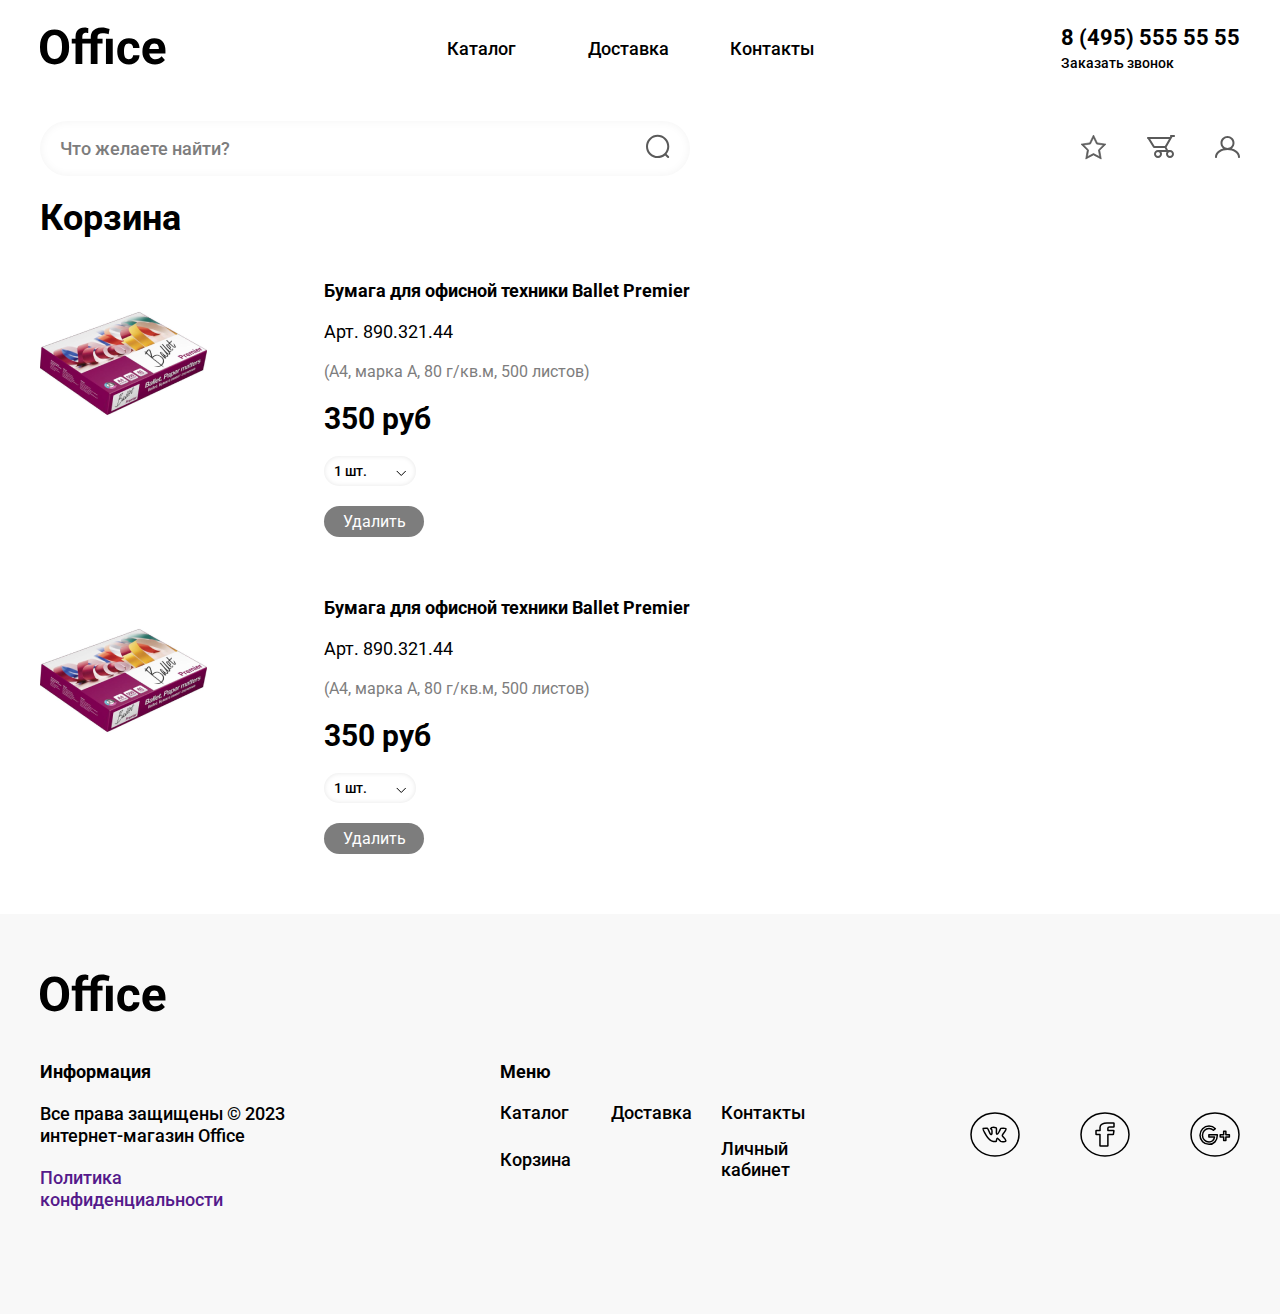
<file: basket.html>
<!DOCTYPE html>
<html lang="en">
<head>
    <meta charset="UTF-8">
    <meta http-equiv="X-UA-Compatible" content="IE=edge">
    <meta name="viewport" content="width=device-width, initial-scale=1.0">
    <title>Office - интернет-магазин канцелярских товаров</title>
    <link rel="stylesheet" href="assets/style.css">
</head>
<body>
    <header class="header">
        <div class="container">
            <div class="header__content">
                <div class="header__info">
                    <a href="index.html"><img src="assets/img/Office.svg" alt=""></a>

                    <nav>
                        <ul>
                            <li><a href="catalog.html">Каталог</a></li>
                            <li><a href="">Доставка</a></li>
                            <li><a href="">Контакты</a></li>
                        </ul>
                    </nav>

                    <div class="header__tel">
                        <div class="header__tel-number">
                            <p>8 (495) 555 55 55</p>
                        </div>
                        <div class="header__tel-zakaz">
                            <p>Заказать звонок</p>
                        </div>
                    </div>
                </div>

                <div class="header__details">
                    <div class="header__search">
                        <div class="header__search-text">
                            <p>Что желаете найти?</p>
                        </div>
                        <div class="header__search-icon">
                            <a href="">
                                <svg width="24" height="25" viewBox="0 0 24 25" fill="none"
                                    xmlns="http://www.w3.org/2000/svg">
                                    <path fill-rule="evenodd" clip-rule="evenodd"
                                        d="M4.81999 19.2916C1.06 15.5316 1.06 9.43545 4.81999 5.67546C8.57998 1.91547 14.6761 1.91547 18.4361 5.67546C22.1807 9.42007 22.1961 15.4818 18.4821 19.2453C18.4662 19.2593 18.4507 19.2738 18.4356 19.289C18.4204 19.3042 18.4058 19.3198 18.3917 19.3357C14.6283 23.0515 8.56522 23.0368 4.81999 19.2916ZM19.1144 21.382C14.5458 25.2344 7.70897 25.009 3.40578 20.7058C-1.13526 16.1648 -1.13526 8.80229 3.40578 4.26125C7.94682 -0.279791 15.3093 -0.279791 19.8503 4.26125C24.1528 8.56373 24.3788 15.399 20.5284 19.9676L22.8498 22.289C23.2403 22.6795 23.2403 23.3127 22.8498 23.7032C22.4593 24.0937 21.8261 24.0937 21.4356 23.7032L19.1144 21.382Z"
                                        fill="#5A5A5A" />
                                </svg>
                            </a>
                        </div>
                    </div>
                    <div class="header__icons">
                        <a href=""><svg width="27" height="26" viewBox="0 0 27 26" fill="none"
                                xmlns="http://www.w3.org/2000/svg">
                                <path
                                    d="M21.2243 25L13.4959 20.9028L5.7674 25L7.24381 16.3144L1 10.1686L9.63576 8.90284L13.4959 1L17.356 8.90284L25.9918 10.1686L19.7397 16.3227L21.2243 25ZM13.4959 19.5205L19.6077 22.7682L18.4447 15.898L23.3853 11.0347L16.5559 10.0354L13.5041 3.7814L10.4523 10.0354L3.6229 11.0347L8.56351 15.898L7.40053 22.7682L13.4959 19.5205Z"
                                    fill="#5A5A5A" stroke="#5A5A5A" stroke-width="0.7" />
                            </svg>
                        </a>
                        <a href="basket.html"><svg width="28" height="23" viewBox="0 0 28 23" fill="none"
                                xmlns="http://www.w3.org/2000/svg">
                                <path fill-rule="evenodd" clip-rule="evenodd"
                                    d="M23 1C23 0.447715 23.4477 0 24 0H27C27.5523 0 28 0.447715 28 1C28 1.55228 27.5523 2 27 2L25.4227 2L19.5692 12.1385L21 15.0001H23C25.2091 15.0001 27 16.7909 27 19.0001C27 21.2092 25.2091 23.0001 23 23.0001C20.7909 23.0001 19 21.2092 19 19.0001C19 18.2715 19.1948 17.5884 19.5351 17.0001H14.4649C14.8052 17.5884 15 18.2715 15 19.0001C15 21.2092 13.2091 23.0001 11 23.0001C8.79086 23.0001 7 21.2092 7 19.0001C7 16.7909 8.79086 15.0001 11 15.0001H18.7639L17.7639 13L7.06514 13C6.70869 13.0229 6.35152 12.8536 6.15015 12.5289L0.855992 3.98974C0.37194 3.91992 0 3.50341 0 3.00003C0 2.44775 0.447715 2.00003 1 2.00003L23 2.00003C23.0371 2.00003 23.0737 2.00205 23.1098 2.00599L23.2862 1.7004C23.1092 1.51999 23 1.27274 23 1ZM17.9171 11L7.55548 11L3.21557 4.00003L21.9585 4.00003L17.9171 11ZM11 17.0001C9.89543 17.0001 9 17.8955 9 19.0001C9 20.1046 9.89543 21.0001 11 21.0001C12.1046 21.0001 13 20.1046 13 19.0001C13 17.8955 12.1046 17.0001 11 17.0001ZM23 17.0001C21.8954 17.0001 21 17.8955 21 19.0001C21 20.1046 21.8954 21.0001 23 21.0001C24.1046 21.0001 25 20.1046 25 19.0001C25 17.8955 24.1046 17.0001 23 17.0001Z"
                                    fill="#5A5A5A" />
                            </svg>
                        </a>
                        <a href=""><svg width="25" height="22" viewBox="0 0 25 22" fill="none"
                                xmlns="http://www.w3.org/2000/svg">
                                <path fill-rule="evenodd" clip-rule="evenodd"
                                    d="M8.94975 10.5355C6.99713 8.58291 6.99713 5.41709 8.94975 3.46447C10.9024 1.51184 14.0682 1.51184 16.0208 3.46447C17.9734 5.41709 17.9734 8.58291 16.0208 10.5355C14.0682 12.4882 10.9024 12.4882 8.94975 10.5355ZM7.53553 2.05025C4.80186 4.78392 4.80186 9.21608 7.53553 11.9497C7.74913 12.1633 7.97309 12.3602 8.2058 12.5405C6.5492 12.9731 5.04954 13.6511 3.79721 14.5222C1.53231 16.0978 0 18.3722 0 21C0 21.5523 0.447715 22 1 22C1.55228 22 2 21.5523 2 21C2 19.2096 3.04205 17.4839 4.93934 16.1641C6.83305 14.8467 9.50305 14 12.5 14C15.497 14 18.167 14.8467 20.0607 16.1641C21.958 17.4839 23 19.2096 23 21C23 21.5523 23.4477 22 24 22C24.5523 22 25 21.5523 25 21C25 18.3722 23.4677 16.0978 21.2028 14.5222C19.9449 13.6472 18.4375 12.9671 16.7722 12.5347C17.0022 12.3561 17.2237 12.1611 17.435 11.9497C20.1687 9.21608 20.1687 4.78392 17.435 2.05025C14.7014 -0.683417 10.2692 -0.683418 7.53553 2.05025Z"
                                    fill="#5A5A5A" />
                            </svg>
                        </a>
                    </div>
                </div>
            </div>
        </div>
    </header>

    <main class="main">
        <div class="container">
            <div class="sale__title">
                <p>Корзина</p>
            </div>
            <div class="basket__content">
                <div class="basket__tovar">
                    <div class="basket__photo">
                        <div class="basket__img">
                            <img src="assets/img/paperslide.png" alt="">
                        </div>
                    </div>
                    <div class="basket__info">

                    
                    <div class="tovar__card-name">
                        <p>Бумага для офисной техники Ballet Premier</p>
                    </div>
                    <div class="tovar__art">
                       <p>Арт. 890.321.44</p> 
                    </div>
                    <div class="tovar__info">
                        <p>(А4, марка A, 80 г/кв.м, 500 листов)</p>
                    </div>
                    <div class="tovar__price">
                        <p>350 руб</p>
                    </div>
                    <div class="sale__quanity">
                        <div class="sale__quanity-text">
                            <p>1 шт.</p>
                        </div>
                        <div class="sale__quanity-icon">
                            <a href=""><svg width="10" height="7" viewBox="0 0 10 7" fill="none"
                                    xmlns="http://www.w3.org/2000/svg">
                                    <path d="M9.48523 1.24219L5.24262 5.4848L1.00001 1.24219" stroke="black"
                                        stroke-linecap="round" />
                                </svg>
                            </a>
                        </div>

                    </div>
                    <button class="delete">Удалить</button>
                </div>
                </div>

                <div class="basket__tovar">
                    <div class="basket__photo">
                        <div class="basket__img">
                            <img src="assets/img/paperslide.png" alt="">
                        </div>
                    </div>
                    <div class="basket__info">

                    
                    <div class="tovar__card-name">
                        <p>Бумага для офисной техники Ballet Premier</p>
                    </div>
                    <div class="tovar__art">
                       <p>Арт. 890.321.44</p> 
                    </div>
                    <div class="tovar__info">
                        <p>(А4, марка A, 80 г/кв.м, 500 листов)</p>
                    </div>
                    <div class="tovar__price">
                        <p>350 руб</p>
                    </div>
                    <div class="sale__quanity">
                        <div class="sale__quanity-text">
                            <p>1 шт.</p>
                        </div>
                        <div class="sale__quanity-icon">
                            <a href=""><svg width="10" height="7" viewBox="0 0 10 7" fill="none"
                                    xmlns="http://www.w3.org/2000/svg">
                                    <path d="M9.48523 1.24219L5.24262 5.4848L1.00001 1.24219" stroke="black"
                                        stroke-linecap="round" />
                                </svg>
                            </a>
                        </div>

                    </div>
                    <button class="delete">Удалить</button>
                </div>
                </div>
            </div>
        </div>

    </main>



    <footer class="footer">
        <div class="container">
            <div class="footer__logo">
                <a href="index.html"> <img src="assets/img/Office.svg" alt=""> </a>
            </div>
            <div class="footer__content">
                <div class="footer__info">
                    <p class="footer__info-name">Информация</p>
                    <p>Все права защищены © 2023 интернет-магазин Office</p>
                    <a href="">Политика конфиденциальности</a>
                </div>

                <div class="footer__menu">
                    <p class="footer__menu-text">Меню</p>
                    <nav class="footer__menu-list">
                        <ul>
                            <li><a href="catalog.html">Каталог</a></li>
                            <li><a href="">Доставка</a></li>
                            <li><a href="">Контакты</a></li>
                            <li><a href="basket.html">Корзина</a></li>
                            <li><a href="">Личный кабинет</a></li>
                        </ul>
                    </nav>
                </div>

                <div class="footer__icons">
                    <a href=""><svg width="50" height="45" viewBox="0 0 50 45" fill="none"
                            xmlns="http://www.w3.org/2000/svg">
                            <ellipse cx="25" cy="22.5372" rx="24" ry="21.4629" stroke="black" stroke-width="1.5" />
                            <path fill-rule="evenodd" clip-rule="evenodd"
                                d="M35.83 16.4769C35.5397 16.22 34.4267 16.22 33.3136 16.22C32.2006 16.22 31.0876 16.22 30.8457 16.3741C30.6037 16.4769 30.0714 17.8638 29.3939 19.2507C28.6196 20.8431 27.6518 22.3842 27.0227 22.3328C26.2001 22.3328 26.3936 19.713 26.4904 17.7611C26.4904 16.4769 26.2968 16.0659 26.1517 15.9632C25.7161 15.7064 24.5547 15.3982 24.5547 15.3982C24.5547 15.3982 21.0705 15.1413 20.5866 16.7337C21.2641 16.8364 22.3771 16.631 21.9416 21.5109C21.8932 21.7678 21.4093 23.7711 19.8124 21.0486C19.4252 20.3808 17.8767 16.2714 17.296 16.22C15.5539 16.1687 13.7634 16.1173 13.1343 16.4769C12.5536 16.8364 13.9086 19.6617 16.183 23.4115C18.0219 26.4936 20.0059 28.9079 23.3933 29.5243C24.0224 29.5756 25.7161 29.6784 26.2485 29.4215C26.5872 29.2161 26.1517 26.545 27.3615 26.2881C27.8938 26.1854 29.9746 29.062 30.7489 29.4215C31.2328 29.627 32.249 29.7298 33.3136 29.6784C34.475 29.627 35.7816 29.7811 35.9268 28.9592C36.2171 27.11 32.4426 24.6957 32.2974 23.5656C32.2006 22.7437 33.7008 21.2541 34.4267 20.0726C35.3945 18.6857 36.4107 16.9906 35.83 16.4769Z"
                                stroke="black" stroke-width="1.5" stroke-miterlimit="10" stroke-linejoin="round" />
                        </svg>
                    </a>
                    <a href=""><svg width="50" height="45" viewBox="0 0 50 45" fill="none"
                            xmlns="http://www.w3.org/2000/svg">
                            <ellipse cx="25" cy="22.5372" rx="24" ry="21.4629" stroke="black" stroke-width="1.5" />
                            <path fill-rule="evenodd" clip-rule="evenodd"
                                d="M19.9633 22.5988V33.7039C19.9633 33.852 20.211 34.0001 20.4587 34.0001H27.3945C27.6422 34.0001 27.8899 33.852 27.8899 33.7039V22.4507H32.9266C33.1743 22.4507 33.422 22.352 33.422 22.2039L33.9174 18.7983C33.9174 18.6503 33.7523 18.5022 33.422 18.5022H27.8899V16.0838C27.8899 15.4915 28.633 15.0473 29.6239 15.0473H33.5046C33.7523 15.0473 34 14.8992 34 14.7511V11.2962C34 11.1481 33.7523 11.0001 33.5046 11.0001H26.9817C23.1835 11.0001 20.0459 12.8756 20.0459 15.146V18.4529H16.4954C16.2477 18.4529 16 18.6009 16 18.749V22.1546C16 22.3026 16.2477 22.4507 16.4954 22.4507H19.9633V22.5988Z"
                                stroke="black" stroke-width="1.5" stroke-miterlimit="10" stroke-linejoin="round" />
                        </svg>
                    </a>
                    <a href=""><svg width="50" height="45" viewBox="0 0 50 45" fill="none"
                            xmlns="http://www.w3.org/2000/svg">
                            <ellipse cx="25" cy="22.5371" rx="24" ry="21.4629" stroke="black" stroke-width="1.5" />
                            <path
                                d="M18.88 22.6483V25.0913H24.544C23.872 28.0718 21.808 29.9285 19.024 29.9285C15.376 29.9285 12.448 26.8991 12.448 23.2346C12.448 19.5701 15.376 16.4919 19.024 16.4919C20.752 16.4919 22.336 17.1759 23.488 18.2997L25.36 16.6873C23.728 14.9772 21.472 14 19.024 14C14.032 14 10 18.1043 10 23.1857C10 28.2672 14.032 32.3715 19.024 32.3715C23.824 32.3715 27.28 28.6581 27.28 23.5766V22.6483H18.88Z"
                                stroke="black" stroke-width="1.5" stroke-miterlimit="10" stroke-linejoin="round" />
                            <path
                                d="M39.3759 22.7478H35.8719V19.181H33.6639V22.7478H30.2079V24.9954H33.6639V28.5133H35.8719V24.9954H39.3759V22.7478Z"
                                stroke="black" stroke-width="1.5" stroke-miterlimit="10" stroke-linejoin="round" />
                        </svg>
                    </a>
                </div>
            </div>


        </div>

    </footer>
</body>
</html>
</file>
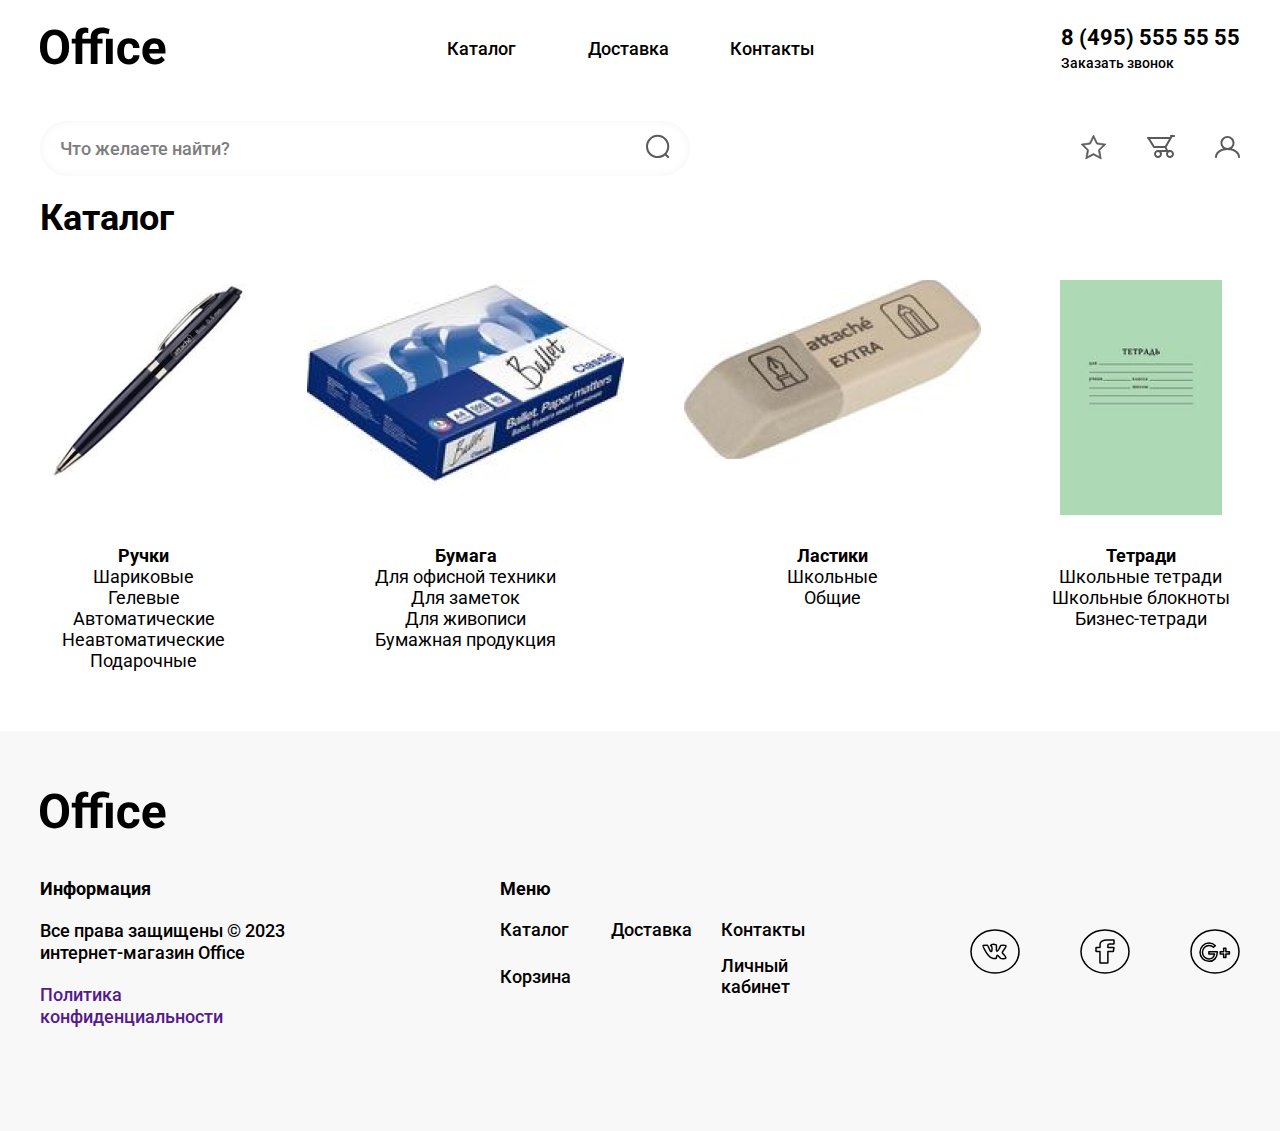
<file: catalog.html>
<!DOCTYPE html>
<html lang="en">
<head>
    <meta charset="UTF-8">
    <meta http-equiv="X-UA-Compatible" content="IE=edge">
    <meta name="viewport" content="width=device-width, initial-scale=1.0">
    <title>Office - интернет-магазин канцелярских товаров</title>
    <link rel="stylesheet" href="assets/style.css">
</head>
<body>
    <header class="header">
        <div class="container">
            <div class="header__content">
                <div class="header__info">
                    <a href="index.html"><img src="assets/img/Office.svg" alt=""></a>

                    <nav>
                        <ul>
                            <li><a href="catalog.html">Каталог</a></li>
                            <li><a href="">Доставка</a></li>
                            <li><a href="">Контакты</a></li>
                        </ul>
                    </nav>

                    <div class="header__tel">
                        <div class="header__tel-number">
                            <p>8 (495) 555 55 55</p>
                        </div>
                        <div class="header__tel-zakaz">
                            <p>Заказать звонок</p>
                        </div>
                    </div>
                </div>

                <div class="header__details">
                    <div class="header__search">
                        <div class="header__search-text">
                            <p>Что желаете найти?</p>
                        </div>
                        <div class="header__search-icon">
                            <a href="">
                                <svg width="24" height="25" viewBox="0 0 24 25" fill="none"
                                    xmlns="http://www.w3.org/2000/svg">
                                    <path fill-rule="evenodd" clip-rule="evenodd"
                                        d="M4.81999 19.2916C1.06 15.5316 1.06 9.43545 4.81999 5.67546C8.57998 1.91547 14.6761 1.91547 18.4361 5.67546C22.1807 9.42007 22.1961 15.4818 18.4821 19.2453C18.4662 19.2593 18.4507 19.2738 18.4356 19.289C18.4204 19.3042 18.4058 19.3198 18.3917 19.3357C14.6283 23.0515 8.56522 23.0368 4.81999 19.2916ZM19.1144 21.382C14.5458 25.2344 7.70897 25.009 3.40578 20.7058C-1.13526 16.1648 -1.13526 8.80229 3.40578 4.26125C7.94682 -0.279791 15.3093 -0.279791 19.8503 4.26125C24.1528 8.56373 24.3788 15.399 20.5284 19.9676L22.8498 22.289C23.2403 22.6795 23.2403 23.3127 22.8498 23.7032C22.4593 24.0937 21.8261 24.0937 21.4356 23.7032L19.1144 21.382Z"
                                        fill="#5A5A5A" />
                                </svg>
                            </a>
                        </div>
                    </div>
                    <div class="header__icons">
                        <a href=""><svg width="27" height="26" viewBox="0 0 27 26" fill="none"
                                xmlns="http://www.w3.org/2000/svg">
                                <path
                                    d="M21.2243 25L13.4959 20.9028L5.7674 25L7.24381 16.3144L1 10.1686L9.63576 8.90284L13.4959 1L17.356 8.90284L25.9918 10.1686L19.7397 16.3227L21.2243 25ZM13.4959 19.5205L19.6077 22.7682L18.4447 15.898L23.3853 11.0347L16.5559 10.0354L13.5041 3.7814L10.4523 10.0354L3.6229 11.0347L8.56351 15.898L7.40053 22.7682L13.4959 19.5205Z"
                                    fill="#5A5A5A" stroke="#5A5A5A" stroke-width="0.7" />
                            </svg>
                        </a>
                        <a href="basket.html"><svg width="28" height="23" viewBox="0 0 28 23" fill="none"
                                xmlns="http://www.w3.org/2000/svg">
                                <path fill-rule="evenodd" clip-rule="evenodd"
                                    d="M23 1C23 0.447715 23.4477 0 24 0H27C27.5523 0 28 0.447715 28 1C28 1.55228 27.5523 2 27 2L25.4227 2L19.5692 12.1385L21 15.0001H23C25.2091 15.0001 27 16.7909 27 19.0001C27 21.2092 25.2091 23.0001 23 23.0001C20.7909 23.0001 19 21.2092 19 19.0001C19 18.2715 19.1948 17.5884 19.5351 17.0001H14.4649C14.8052 17.5884 15 18.2715 15 19.0001C15 21.2092 13.2091 23.0001 11 23.0001C8.79086 23.0001 7 21.2092 7 19.0001C7 16.7909 8.79086 15.0001 11 15.0001H18.7639L17.7639 13L7.06514 13C6.70869 13.0229 6.35152 12.8536 6.15015 12.5289L0.855992 3.98974C0.37194 3.91992 0 3.50341 0 3.00003C0 2.44775 0.447715 2.00003 1 2.00003L23 2.00003C23.0371 2.00003 23.0737 2.00205 23.1098 2.00599L23.2862 1.7004C23.1092 1.51999 23 1.27274 23 1ZM17.9171 11L7.55548 11L3.21557 4.00003L21.9585 4.00003L17.9171 11ZM11 17.0001C9.89543 17.0001 9 17.8955 9 19.0001C9 20.1046 9.89543 21.0001 11 21.0001C12.1046 21.0001 13 20.1046 13 19.0001C13 17.8955 12.1046 17.0001 11 17.0001ZM23 17.0001C21.8954 17.0001 21 17.8955 21 19.0001C21 20.1046 21.8954 21.0001 23 21.0001C24.1046 21.0001 25 20.1046 25 19.0001C25 17.8955 24.1046 17.0001 23 17.0001Z"
                                    fill="#5A5A5A" />
                            </svg>
                        </a>
                        <a href=""><svg width="25" height="22" viewBox="0 0 25 22" fill="none"
                                xmlns="http://www.w3.org/2000/svg">
                                <path fill-rule="evenodd" clip-rule="evenodd"
                                    d="M8.94975 10.5355C6.99713 8.58291 6.99713 5.41709 8.94975 3.46447C10.9024 1.51184 14.0682 1.51184 16.0208 3.46447C17.9734 5.41709 17.9734 8.58291 16.0208 10.5355C14.0682 12.4882 10.9024 12.4882 8.94975 10.5355ZM7.53553 2.05025C4.80186 4.78392 4.80186 9.21608 7.53553 11.9497C7.74913 12.1633 7.97309 12.3602 8.2058 12.5405C6.5492 12.9731 5.04954 13.6511 3.79721 14.5222C1.53231 16.0978 0 18.3722 0 21C0 21.5523 0.447715 22 1 22C1.55228 22 2 21.5523 2 21C2 19.2096 3.04205 17.4839 4.93934 16.1641C6.83305 14.8467 9.50305 14 12.5 14C15.497 14 18.167 14.8467 20.0607 16.1641C21.958 17.4839 23 19.2096 23 21C23 21.5523 23.4477 22 24 22C24.5523 22 25 21.5523 25 21C25 18.3722 23.4677 16.0978 21.2028 14.5222C19.9449 13.6472 18.4375 12.9671 16.7722 12.5347C17.0022 12.3561 17.2237 12.1611 17.435 11.9497C20.1687 9.21608 20.1687 4.78392 17.435 2.05025C14.7014 -0.683417 10.2692 -0.683418 7.53553 2.05025Z"
                                    fill="#5A5A5A" />
                            </svg>
                        </a>
                    </div>
                </div>
            </div>
        </div>
    </header>

    <main class="main">
        <div class="container">
            <div class="categories__title">
                <p>Каталог</p>
            </div>
            <div class="catalog__all">
                <div class="catalog__card">
                    <div class="catalog__img">
                        <img src="assets/img/pen__cat.png" alt="">
                    </div>
                    
                    <div class="catalog__card-list">
                        <li class="catalog__card-list-text"><a class="catalog__card-text-bold" href="">Ручки</a></li>
                        <li class="catalog__card-list-text"><a class="catalog__card-text" href="">Шариковые</a></li>
                        <li class="catalog__card-list-text"><a class="catalog__card-text" href="">Гелевые</a></li>
                        <li class="catalog__card-list-text"><a class="catalog__card-text" href="">Автоматические</a></li>
                        <li class="catalog__card-list-text"><a class="catalog__card-text" href="">Неавтоматические</a></li>
                        <li class="catalog__card-list-text"><a class="catalog__card-text" href="">Подарочные</a></li>
                    </div>
                </div>

                <div class="catalog__card">
                    <div class="catalog__img">
                        <img src="assets/img/paper__cat.png" alt="">
                    </div>
                    
                    <div class="catalog__card-list">
                        <li class="catalog__card-list-text"><a class="catalog__card-text-bold" href="products.html">Бумага</a></li>
                        <li class="catalog__card-list-text"><a class="catalog__card-text" href="">Для офисной техники</a></li>
                        <li class="catalog__card-list-text"><a class="catalog__card-text" href="">Для заметок</a></li>
                        <li class="catalog__card-list-text"><a class="catalog__card-text" href="">Для живописи</a></li>
                        <li class="catalog__card-list-text"><a class="catalog__card-text" href="">Бумажная продукция</a></li>
                    </div>
                </div>

                <div class="catalog__card">
                    <div class="catalog__img">
                        <img src="assets/img/eraser__cat.png" alt="">
                    </div>
                    
                    <div class="catalog__card-list">
                        <li class="catalog__card-list-text"><a class="catalog__card-text-bold" href="">Ластики</a></li>
                        <li class="catalog__card-list-text"><a class="catalog__card-text" href="">Школьные</a></li>
                        <li class="catalog__card-list-text"><a class="catalog__card-text" href="">Общие</a></li>
                    </div>
                </div>

                <div class="catalog__card">
                    <div class="catalog__img">
                        <img src="assets/img/copy__cat.png" alt="">
                    </div>
                   
                    <div class="catalog__card-list">
                        <li class="catalog__card-list-text"><a class="catalog__card-text-bold" href="">Тетради</a></li>
                        <li class="catalog__card-list-text"><a class="catalog__card-text" href="">Школьные тетради</a></li>
                        <li class="catalog__card-list-text"><a class="catalog__card-text" href="">Школьные блокноты</a></li>
                        <li class="catalog__card-list-text"><a class="catalog__card-text" href="">Бизнес-тетради</a></li>
                    </div>
                </div>
            </div>
        </div>

    </main>



    <footer class="footer">
        <div class="container">
            <div class="footer__logo">
                <a href="index.html"> <img src="assets/img/Office.svg" alt=""> </a>
            </div>
            <div class="footer__content">
                <div class="footer__info">
                    <p class="footer__info-name">Информация</p>
                    <p>Все права защищены © 2023 интернет-магазин Office</p>
                    <a href="">Политика конфиденциальности</a>
                </div>

                <div class="footer__menu">
                    <p class="footer__menu-text">Меню</p>
                    <nav class="footer__menu-list">
                        <ul>
                            <li><a href="catalog.html">Каталог</a></li>
                            <li><a href="">Доставка</a></li>
                            <li><a href="">Контакты</a></li>
                            <li><a href="basket.html">Корзина</a></li>
                            <li><a href="">Личный кабинет</a></li>
                        </ul>
                    </nav>
                </div>

                <div class="footer__icons">
                    <a href=""><svg width="50" height="45" viewBox="0 0 50 45" fill="none"
                            xmlns="http://www.w3.org/2000/svg">
                            <ellipse cx="25" cy="22.5372" rx="24" ry="21.4629" stroke="black" stroke-width="1.5" />
                            <path fill-rule="evenodd" clip-rule="evenodd"
                                d="M35.83 16.4769C35.5397 16.22 34.4267 16.22 33.3136 16.22C32.2006 16.22 31.0876 16.22 30.8457 16.3741C30.6037 16.4769 30.0714 17.8638 29.3939 19.2507C28.6196 20.8431 27.6518 22.3842 27.0227 22.3328C26.2001 22.3328 26.3936 19.713 26.4904 17.7611C26.4904 16.4769 26.2968 16.0659 26.1517 15.9632C25.7161 15.7064 24.5547 15.3982 24.5547 15.3982C24.5547 15.3982 21.0705 15.1413 20.5866 16.7337C21.2641 16.8364 22.3771 16.631 21.9416 21.5109C21.8932 21.7678 21.4093 23.7711 19.8124 21.0486C19.4252 20.3808 17.8767 16.2714 17.296 16.22C15.5539 16.1687 13.7634 16.1173 13.1343 16.4769C12.5536 16.8364 13.9086 19.6617 16.183 23.4115C18.0219 26.4936 20.0059 28.9079 23.3933 29.5243C24.0224 29.5756 25.7161 29.6784 26.2485 29.4215C26.5872 29.2161 26.1517 26.545 27.3615 26.2881C27.8938 26.1854 29.9746 29.062 30.7489 29.4215C31.2328 29.627 32.249 29.7298 33.3136 29.6784C34.475 29.627 35.7816 29.7811 35.9268 28.9592C36.2171 27.11 32.4426 24.6957 32.2974 23.5656C32.2006 22.7437 33.7008 21.2541 34.4267 20.0726C35.3945 18.6857 36.4107 16.9906 35.83 16.4769Z"
                                stroke="black" stroke-width="1.5" stroke-miterlimit="10" stroke-linejoin="round" />
                        </svg>
                    </a>
                    <a href=""><svg width="50" height="45" viewBox="0 0 50 45" fill="none"
                            xmlns="http://www.w3.org/2000/svg">
                            <ellipse cx="25" cy="22.5372" rx="24" ry="21.4629" stroke="black" stroke-width="1.5" />
                            <path fill-rule="evenodd" clip-rule="evenodd"
                                d="M19.9633 22.5988V33.7039C19.9633 33.852 20.211 34.0001 20.4587 34.0001H27.3945C27.6422 34.0001 27.8899 33.852 27.8899 33.7039V22.4507H32.9266C33.1743 22.4507 33.422 22.352 33.422 22.2039L33.9174 18.7983C33.9174 18.6503 33.7523 18.5022 33.422 18.5022H27.8899V16.0838C27.8899 15.4915 28.633 15.0473 29.6239 15.0473H33.5046C33.7523 15.0473 34 14.8992 34 14.7511V11.2962C34 11.1481 33.7523 11.0001 33.5046 11.0001H26.9817C23.1835 11.0001 20.0459 12.8756 20.0459 15.146V18.4529H16.4954C16.2477 18.4529 16 18.6009 16 18.749V22.1546C16 22.3026 16.2477 22.4507 16.4954 22.4507H19.9633V22.5988Z"
                                stroke="black" stroke-width="1.5" stroke-miterlimit="10" stroke-linejoin="round" />
                        </svg>
                    </a>
                    <a href=""><svg width="50" height="45" viewBox="0 0 50 45" fill="none"
                            xmlns="http://www.w3.org/2000/svg">
                            <ellipse cx="25" cy="22.5371" rx="24" ry="21.4629" stroke="black" stroke-width="1.5" />
                            <path
                                d="M18.88 22.6483V25.0913H24.544C23.872 28.0718 21.808 29.9285 19.024 29.9285C15.376 29.9285 12.448 26.8991 12.448 23.2346C12.448 19.5701 15.376 16.4919 19.024 16.4919C20.752 16.4919 22.336 17.1759 23.488 18.2997L25.36 16.6873C23.728 14.9772 21.472 14 19.024 14C14.032 14 10 18.1043 10 23.1857C10 28.2672 14.032 32.3715 19.024 32.3715C23.824 32.3715 27.28 28.6581 27.28 23.5766V22.6483H18.88Z"
                                stroke="black" stroke-width="1.5" stroke-miterlimit="10" stroke-linejoin="round" />
                            <path
                                d="M39.3759 22.7478H35.8719V19.181H33.6639V22.7478H30.2079V24.9954H33.6639V28.5133H35.8719V24.9954H39.3759V22.7478Z"
                                stroke="black" stroke-width="1.5" stroke-miterlimit="10" stroke-linejoin="round" />
                        </svg>
                    </a>
                </div>
            </div>


        </div>

    </footer>
</body>
</html>
</file>
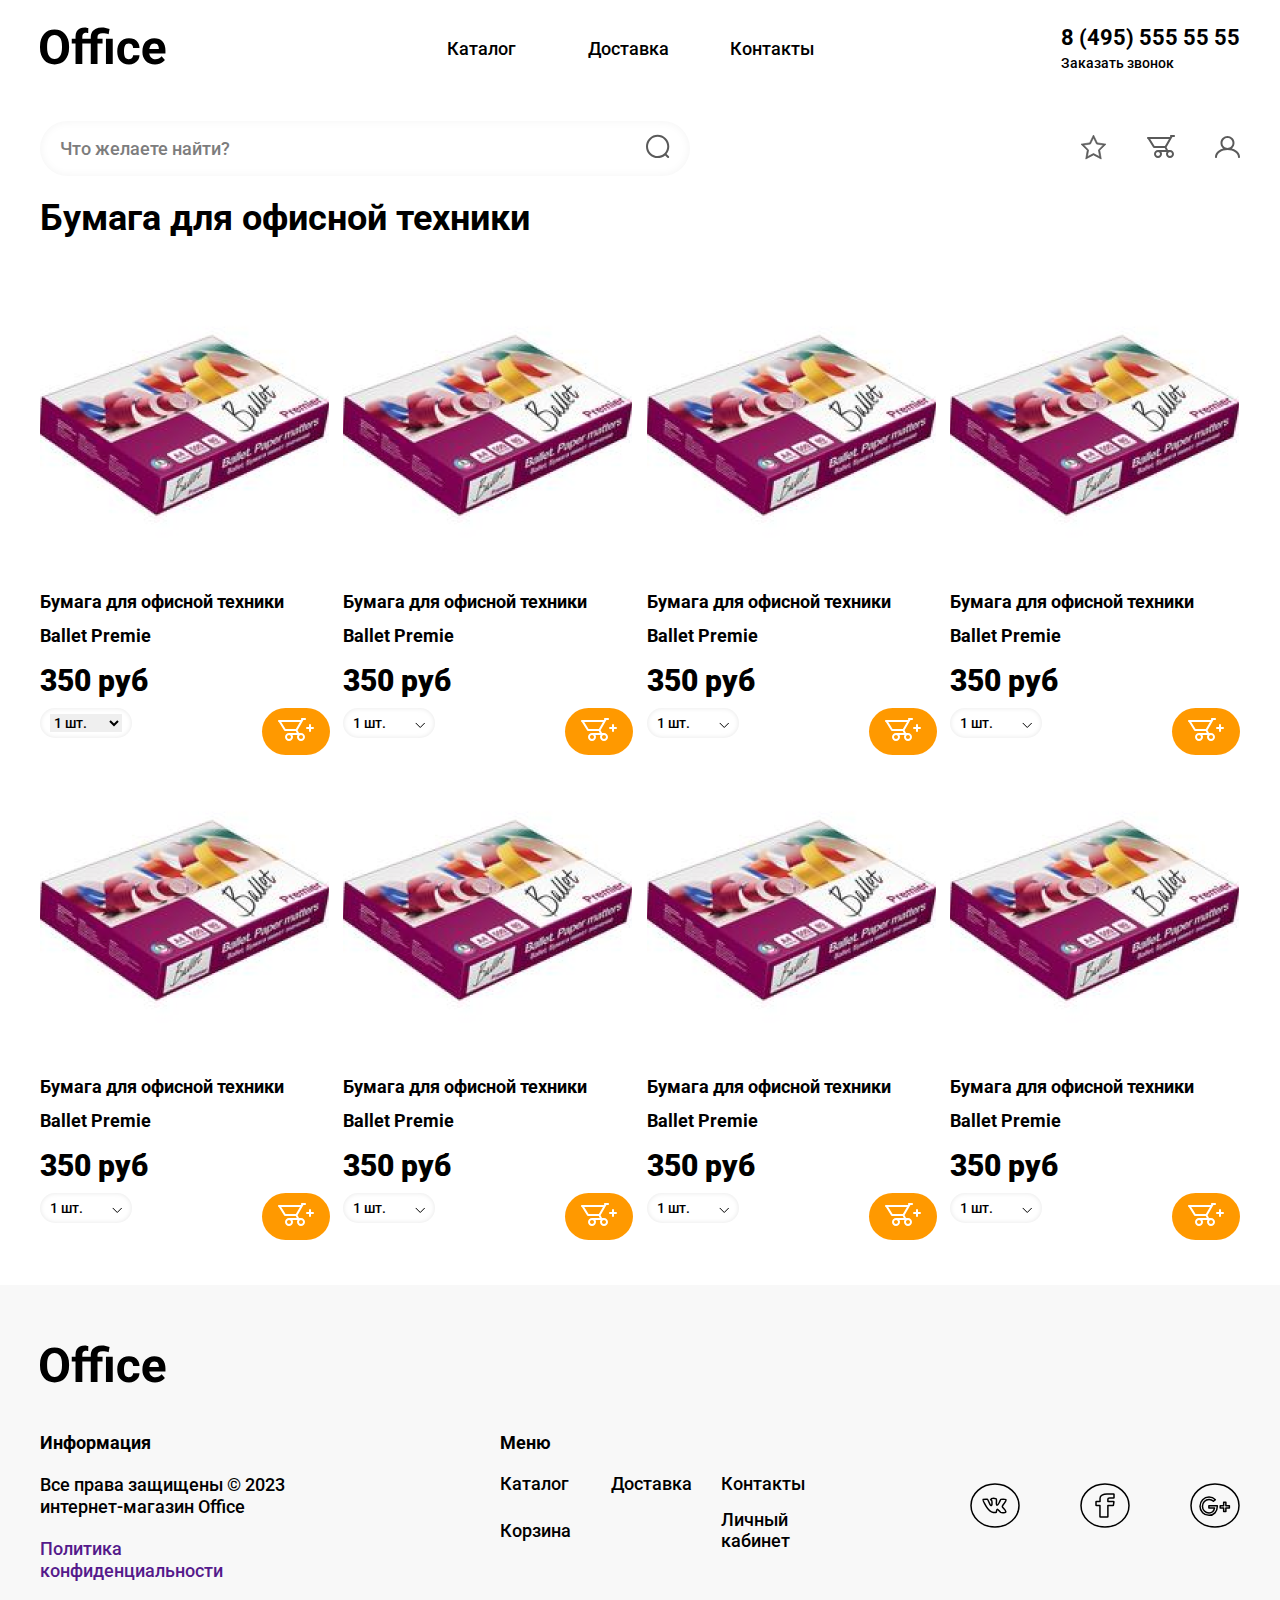
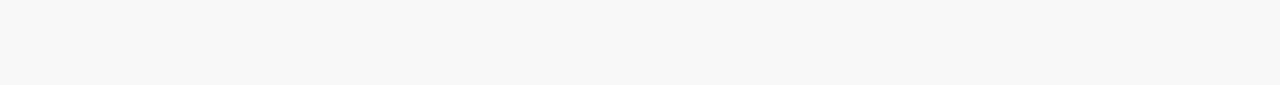
<file: products.html>
<!DOCTYPE html>
<html lang="ru">
<head>
    <meta charset="UTF-8">
    <meta http-equiv="X-UA-Compatible" content="IE=edge">
    <meta name="viewport" content="width=device-width, initial-scale=1.0">
    <title>Office - интернет-магазин канцелярских товаров</title>
    <link rel="stylesheet" href="assets/style.css">
</head>
<body>
    <header class="header">
        <div class="container">
            <div class="header__content">
                <div class="header__info">
                    <a href="index.html"><img src="assets/img/Office.svg" alt=""></a>

                    <nav>
                        <ul>
                            <li><a href="catalog.html">Каталог</a></li>
                            <li><a href="">Доставка</a></li>
                            <li><a href="">Контакты</a></li>
                        </ul>
                    </nav>

                    <div class="header__tel">
                        <div class="header__tel-number">
                            <p>8 (495) 555 55 55</p>
                        </div>
                        <div class="header__tel-zakaz">
                            <p>Заказать звонок</p>
                        </div>
                    </div>
                </div>

                <div class="header__details">
                    <div class="header__search">
                        <div class="header__search-text">
                            <p>Что желаете найти?</p>
                        </div>
                        <div class="header__search-icon">
                            <a href="">
                                <svg width="24" height="25" viewBox="0 0 24 25" fill="none"
                                    xmlns="http://www.w3.org/2000/svg">
                                    <path fill-rule="evenodd" clip-rule="evenodd"
                                        d="M4.81999 19.2916C1.06 15.5316 1.06 9.43545 4.81999 5.67546C8.57998 1.91547 14.6761 1.91547 18.4361 5.67546C22.1807 9.42007 22.1961 15.4818 18.4821 19.2453C18.4662 19.2593 18.4507 19.2738 18.4356 19.289C18.4204 19.3042 18.4058 19.3198 18.3917 19.3357C14.6283 23.0515 8.56522 23.0368 4.81999 19.2916ZM19.1144 21.382C14.5458 25.2344 7.70897 25.009 3.40578 20.7058C-1.13526 16.1648 -1.13526 8.80229 3.40578 4.26125C7.94682 -0.279791 15.3093 -0.279791 19.8503 4.26125C24.1528 8.56373 24.3788 15.399 20.5284 19.9676L22.8498 22.289C23.2403 22.6795 23.2403 23.3127 22.8498 23.7032C22.4593 24.0937 21.8261 24.0937 21.4356 23.7032L19.1144 21.382Z"
                                        fill="#5A5A5A" />
                                </svg>
                            </a>
                        </div>
                    </div>
                    <div class="header__icons">
                        <a href=""><svg width="27" height="26" viewBox="0 0 27 26" fill="none"
                                xmlns="http://www.w3.org/2000/svg">
                                <path
                                    d="M21.2243 25L13.4959 20.9028L5.7674 25L7.24381 16.3144L1 10.1686L9.63576 8.90284L13.4959 1L17.356 8.90284L25.9918 10.1686L19.7397 16.3227L21.2243 25ZM13.4959 19.5205L19.6077 22.7682L18.4447 15.898L23.3853 11.0347L16.5559 10.0354L13.5041 3.7814L10.4523 10.0354L3.6229 11.0347L8.56351 15.898L7.40053 22.7682L13.4959 19.5205Z"
                                    fill="#5A5A5A" stroke="#5A5A5A" stroke-width="0.7" />
                            </svg>
                        </a>
                        <a href="basket.html"><svg width="28" height="23" viewBox="0 0 28 23" fill="none"
                                xmlns="http://www.w3.org/2000/svg">
                                <path fill-rule="evenodd" clip-rule="evenodd"
                                    d="M23 1C23 0.447715 23.4477 0 24 0H27C27.5523 0 28 0.447715 28 1C28 1.55228 27.5523 2 27 2L25.4227 2L19.5692 12.1385L21 15.0001H23C25.2091 15.0001 27 16.7909 27 19.0001C27 21.2092 25.2091 23.0001 23 23.0001C20.7909 23.0001 19 21.2092 19 19.0001C19 18.2715 19.1948 17.5884 19.5351 17.0001H14.4649C14.8052 17.5884 15 18.2715 15 19.0001C15 21.2092 13.2091 23.0001 11 23.0001C8.79086 23.0001 7 21.2092 7 19.0001C7 16.7909 8.79086 15.0001 11 15.0001H18.7639L17.7639 13L7.06514 13C6.70869 13.0229 6.35152 12.8536 6.15015 12.5289L0.855992 3.98974C0.37194 3.91992 0 3.50341 0 3.00003C0 2.44775 0.447715 2.00003 1 2.00003L23 2.00003C23.0371 2.00003 23.0737 2.00205 23.1098 2.00599L23.2862 1.7004C23.1092 1.51999 23 1.27274 23 1ZM17.9171 11L7.55548 11L3.21557 4.00003L21.9585 4.00003L17.9171 11ZM11 17.0001C9.89543 17.0001 9 17.8955 9 19.0001C9 20.1046 9.89543 21.0001 11 21.0001C12.1046 21.0001 13 20.1046 13 19.0001C13 17.8955 12.1046 17.0001 11 17.0001ZM23 17.0001C21.8954 17.0001 21 17.8955 21 19.0001C21 20.1046 21.8954 21.0001 23 21.0001C24.1046 21.0001 25 20.1046 25 19.0001C25 17.8955 24.1046 17.0001 23 17.0001Z"
                                    fill="#5A5A5A" />
                            </svg>
                        </a>
                        <a href=""><svg width="25" height="22" viewBox="0 0 25 22" fill="none"
                                xmlns="http://www.w3.org/2000/svg">
                                <path fill-rule="evenodd" clip-rule="evenodd"
                                    d="M8.94975 10.5355C6.99713 8.58291 6.99713 5.41709 8.94975 3.46447C10.9024 1.51184 14.0682 1.51184 16.0208 3.46447C17.9734 5.41709 17.9734 8.58291 16.0208 10.5355C14.0682 12.4882 10.9024 12.4882 8.94975 10.5355ZM7.53553 2.05025C4.80186 4.78392 4.80186 9.21608 7.53553 11.9497C7.74913 12.1633 7.97309 12.3602 8.2058 12.5405C6.5492 12.9731 5.04954 13.6511 3.79721 14.5222C1.53231 16.0978 0 18.3722 0 21C0 21.5523 0.447715 22 1 22C1.55228 22 2 21.5523 2 21C2 19.2096 3.04205 17.4839 4.93934 16.1641C6.83305 14.8467 9.50305 14 12.5 14C15.497 14 18.167 14.8467 20.0607 16.1641C21.958 17.4839 23 19.2096 23 21C23 21.5523 23.4477 22 24 22C24.5523 22 25 21.5523 25 21C25 18.3722 23.4677 16.0978 21.2028 14.5222C19.9449 13.6472 18.4375 12.9671 16.7722 12.5347C17.0022 12.3561 17.2237 12.1611 17.435 11.9497C20.1687 9.21608 20.1687 4.78392 17.435 2.05025C14.7014 -0.683417 10.2692 -0.683418 7.53553 2.05025Z"
                                    fill="#5A5A5A" />
                            </svg>
                        </a>
                    </div>
                </div>
            </div>
        </div>
    </header>

    <main class="main">
        <section class="popular">
            <div class="container">
                <div class="sale__title">
                    <p>Бумага для офисной техники</p>
                </div>
                <div class="sale__all">
                    <div class="sale__card">
                        <div class="sale__img">
                           <a href="tovar.html"><img src="assets/img/paper__all.png" alt=""></a> 
                        </div>
                        <div class="sale__name">
                            <p>Бумага для офисной техники Ballet Premie</p>
                        </div>
                        <div class="sale__price">
                            <p>350 руб</p>
                        </div>
                        <div class="sale__shop">
                            <div class="sale__quanity">
                                <select class="sale__quanity-text">
                                    <option>1 шт.</option>
                                </select>
                            </div>
                            <button class="basket">
                                <svg width="36" height="23" viewBox="0 0 36 23" fill="none"
                                    xmlns="http://www.w3.org/2000/svg">
                                    <rect x="28" y="9" width="8" height="2" rx="1" fill="white" />
                                    <path fill-rule="evenodd" clip-rule="evenodd"
                                        d="M23 1C23 0.447715 23.4477 0 24 0H27C27.5523 0 28 0.447715 28 1C28 1.55228 27.5523 2 27 2L25.4227 2L19.5692 12.1385L21 15.0001H23C25.2091 15.0001 27 16.7909 27 19.0001C27 21.2092 25.2091 23.0001 23 23.0001C20.7909 23.0001 19 21.2092 19 19.0001C19 18.2715 19.1948 17.5884 19.5351 17.0001H14.4649C14.8052 17.5884 15 18.2715 15 19.0001C15 21.2092 13.2091 23.0001 11 23.0001C8.79086 23.0001 7 21.2092 7 19.0001C7 16.7909 8.79086 15.0001 11 15.0001H18.7639L17.7639 13L7.01932 13C6.97953 13.0007 6.93981 12.9991 6.90038 12.9951C6.76038 12.9813 6.62888 12.9385 6.51189 12.873C6.3969 12.8088 6.29331 12.7212 6.209 12.6119C6.18394 12.5795 6.16081 12.5456 6.1398 12.5103L0.85728 3.98992C0.372599 3.92066 0 3.50386 0 3.00003C0 2.44775 0.447715 2.00003 1 2.00003L23 2.00003C23.0371 2.00003 23.0737 2.00205 23.1098 2.00599L23.2862 1.7004C23.1092 1.51999 23 1.27274 23 1ZM17.9171 11L7.55665 11L3.21675 4.00003L21.9585 4.00003L17.9171 11ZM11 17.0001C9.89543 17.0001 9 17.8955 9 19.0001C9 20.1046 9.89543 21.0001 11 21.0001C12.1046 21.0001 13 20.1046 13 19.0001C13 17.8955 12.1046 17.0001 11 17.0001ZM23 17.0001C21.8954 17.0001 21 17.8955 21 19.0001C21 20.1046 21.8954 21.0001 23 21.0001C24.1046 21.0001 25 20.1046 25 19.0001C25 17.8955 24.1046 17.0001 23 17.0001Z"
                                        fill="white" />
                                    <rect x="33" y="6" width="8" height="2" rx="1" transform="rotate(90 33 6)"
                                        fill="white" />
                                </svg>

                            </button>
                        </div>


                    </div>

                    <div class="sale__card">
                        <div class="sale__img">
                            <a href="tovar.html"><img src="assets/img/paper__all.png" alt=""></a> 
                        </div>
                        <div class="sale__name">
                            <p>Бумага для офисной техники Ballet Premie</p>
                        </div>
                        <div class="sale__price">
                            <p>350 руб</p>
                        </div>
                        <div class="sale__shop">
                            <div class="sale__quanity">
                                <div class="sale__quanity-text">
                                    <p>1 шт.</p>
                                </div>
                                <div class="sale__quanity-icon">
                                    <a href=""><svg width="10" height="7" viewBox="0 0 10 7" fill="none"
                                            xmlns="http://www.w3.org/2000/svg">
                                            <path d="M9.48523 1.24219L5.24262 5.4848L1.00001 1.24219" stroke="black"
                                                stroke-linecap="round" />
                                        </svg>
                                    </a>
                                </div>

                            </div>
                            <button class="basket">
                                <svg width="36" height="23" viewBox="0 0 36 23" fill="none"
                                    xmlns="http://www.w3.org/2000/svg">
                                    <rect x="28" y="9" width="8" height="2" rx="1" fill="white" />
                                    <path fill-rule="evenodd" clip-rule="evenodd"
                                        d="M23 1C23 0.447715 23.4477 0 24 0H27C27.5523 0 28 0.447715 28 1C28 1.55228 27.5523 2 27 2L25.4227 2L19.5692 12.1385L21 15.0001H23C25.2091 15.0001 27 16.7909 27 19.0001C27 21.2092 25.2091 23.0001 23 23.0001C20.7909 23.0001 19 21.2092 19 19.0001C19 18.2715 19.1948 17.5884 19.5351 17.0001H14.4649C14.8052 17.5884 15 18.2715 15 19.0001C15 21.2092 13.2091 23.0001 11 23.0001C8.79086 23.0001 7 21.2092 7 19.0001C7 16.7909 8.79086 15.0001 11 15.0001H18.7639L17.7639 13L7.01932 13C6.97953 13.0007 6.93981 12.9991 6.90038 12.9951C6.76038 12.9813 6.62888 12.9385 6.51189 12.873C6.3969 12.8088 6.29331 12.7212 6.209 12.6119C6.18394 12.5795 6.16081 12.5456 6.1398 12.5103L0.85728 3.98992C0.372599 3.92066 0 3.50386 0 3.00003C0 2.44775 0.447715 2.00003 1 2.00003L23 2.00003C23.0371 2.00003 23.0737 2.00205 23.1098 2.00599L23.2862 1.7004C23.1092 1.51999 23 1.27274 23 1ZM17.9171 11L7.55665 11L3.21675 4.00003L21.9585 4.00003L17.9171 11ZM11 17.0001C9.89543 17.0001 9 17.8955 9 19.0001C9 20.1046 9.89543 21.0001 11 21.0001C12.1046 21.0001 13 20.1046 13 19.0001C13 17.8955 12.1046 17.0001 11 17.0001ZM23 17.0001C21.8954 17.0001 21 17.8955 21 19.0001C21 20.1046 21.8954 21.0001 23 21.0001C24.1046 21.0001 25 20.1046 25 19.0001C25 17.8955 24.1046 17.0001 23 17.0001Z"
                                        fill="white" />
                                    <rect x="33" y="6" width="8" height="2" rx="1" transform="rotate(90 33 6)"
                                        fill="white" />
                                </svg>

                            </button>
                        </div>


                    </div>

                    <div class="sale__card">
                        <div class="sale__img">
                            <a href="tovar.html"><img src="assets/img/paper__all.png" alt=""></a> 
                        </div>
                        <div class="sale__name">
                            <p>Бумага для офисной техники Ballet Premie</p>
                        </div>
                        <div class="sale__price">
                            <p>350 руб</p>
                        </div>
                        <div class="sale__shop">
                            <div class="sale__quanity">
                                <div class="sale__quanity-text">
                                    <p>1 шт.</p>
                                </div>
                                <div class="sale__quanity-icon">
                                    <a href=""><svg width="10" height="7" viewBox="0 0 10 7" fill="none"
                                            xmlns="http://www.w3.org/2000/svg">
                                            <path d="M9.48523 1.24219L5.24262 5.4848L1.00001 1.24219" stroke="black"
                                                stroke-linecap="round" />
                                        </svg>
                                    </a>
                                </div>

                            </div>
                            <button class="basket">
                                <svg width="36" height="23" viewBox="0 0 36 23" fill="none"
                                    xmlns="http://www.w3.org/2000/svg">
                                    <rect x="28" y="9" width="8" height="2" rx="1" fill="white" />
                                    <path fill-rule="evenodd" clip-rule="evenodd"
                                        d="M23 1C23 0.447715 23.4477 0 24 0H27C27.5523 0 28 0.447715 28 1C28 1.55228 27.5523 2 27 2L25.4227 2L19.5692 12.1385L21 15.0001H23C25.2091 15.0001 27 16.7909 27 19.0001C27 21.2092 25.2091 23.0001 23 23.0001C20.7909 23.0001 19 21.2092 19 19.0001C19 18.2715 19.1948 17.5884 19.5351 17.0001H14.4649C14.8052 17.5884 15 18.2715 15 19.0001C15 21.2092 13.2091 23.0001 11 23.0001C8.79086 23.0001 7 21.2092 7 19.0001C7 16.7909 8.79086 15.0001 11 15.0001H18.7639L17.7639 13L7.01932 13C6.97953 13.0007 6.93981 12.9991 6.90038 12.9951C6.76038 12.9813 6.62888 12.9385 6.51189 12.873C6.3969 12.8088 6.29331 12.7212 6.209 12.6119C6.18394 12.5795 6.16081 12.5456 6.1398 12.5103L0.85728 3.98992C0.372599 3.92066 0 3.50386 0 3.00003C0 2.44775 0.447715 2.00003 1 2.00003L23 2.00003C23.0371 2.00003 23.0737 2.00205 23.1098 2.00599L23.2862 1.7004C23.1092 1.51999 23 1.27274 23 1ZM17.9171 11L7.55665 11L3.21675 4.00003L21.9585 4.00003L17.9171 11ZM11 17.0001C9.89543 17.0001 9 17.8955 9 19.0001C9 20.1046 9.89543 21.0001 11 21.0001C12.1046 21.0001 13 20.1046 13 19.0001C13 17.8955 12.1046 17.0001 11 17.0001ZM23 17.0001C21.8954 17.0001 21 17.8955 21 19.0001C21 20.1046 21.8954 21.0001 23 21.0001C24.1046 21.0001 25 20.1046 25 19.0001C25 17.8955 24.1046 17.0001 23 17.0001Z"
                                        fill="white" />
                                    <rect x="33" y="6" width="8" height="2" rx="1" transform="rotate(90 33 6)"
                                        fill="white" />
                                </svg>

                            </button>
                        </div>


                    </div>

                    <div class="sale__card">
                        <div class="sale__img">
                            <a href="tovar.html"><img src="assets/img/paper__all.png" alt=""></a> 
                        </div>
                        <div class="sale__name">
                            <p>Бумага для офисной техники Ballet Premie</p>
                        </div>
                        <div class="sale__price">
                            <p>350 руб</p>
                        </div>
                        <div class="sale__shop">
                            <div class="sale__quanity">
                                <div class="sale__quanity-text">
                                    <p>1 шт.</p>
                                </div>
                                <div class="sale__quanity-icon">
                                    <a href=""><svg width="10" height="7" viewBox="0 0 10 7" fill="none"
                                            xmlns="http://www.w3.org/2000/svg">
                                            <path d="M9.48523 1.24219L5.24262 5.4848L1.00001 1.24219" stroke="black"
                                                stroke-linecap="round" />
                                        </svg>
                                    </a>
                                </div>

                            </div>
                            <button class="basket">
                                <svg width="36" height="23" viewBox="0 0 36 23" fill="none"
                                    xmlns="http://www.w3.org/2000/svg">
                                    <rect x="28" y="9" width="8" height="2" rx="1" fill="white" />
                                    <path fill-rule="evenodd" clip-rule="evenodd"
                                        d="M23 1C23 0.447715 23.4477 0 24 0H27C27.5523 0 28 0.447715 28 1C28 1.55228 27.5523 2 27 2L25.4227 2L19.5692 12.1385L21 15.0001H23C25.2091 15.0001 27 16.7909 27 19.0001C27 21.2092 25.2091 23.0001 23 23.0001C20.7909 23.0001 19 21.2092 19 19.0001C19 18.2715 19.1948 17.5884 19.5351 17.0001H14.4649C14.8052 17.5884 15 18.2715 15 19.0001C15 21.2092 13.2091 23.0001 11 23.0001C8.79086 23.0001 7 21.2092 7 19.0001C7 16.7909 8.79086 15.0001 11 15.0001H18.7639L17.7639 13L7.01932 13C6.97953 13.0007 6.93981 12.9991 6.90038 12.9951C6.76038 12.9813 6.62888 12.9385 6.51189 12.873C6.3969 12.8088 6.29331 12.7212 6.209 12.6119C6.18394 12.5795 6.16081 12.5456 6.1398 12.5103L0.85728 3.98992C0.372599 3.92066 0 3.50386 0 3.00003C0 2.44775 0.447715 2.00003 1 2.00003L23 2.00003C23.0371 2.00003 23.0737 2.00205 23.1098 2.00599L23.2862 1.7004C23.1092 1.51999 23 1.27274 23 1ZM17.9171 11L7.55665 11L3.21675 4.00003L21.9585 4.00003L17.9171 11ZM11 17.0001C9.89543 17.0001 9 17.8955 9 19.0001C9 20.1046 9.89543 21.0001 11 21.0001C12.1046 21.0001 13 20.1046 13 19.0001C13 17.8955 12.1046 17.0001 11 17.0001ZM23 17.0001C21.8954 17.0001 21 17.8955 21 19.0001C21 20.1046 21.8954 21.0001 23 21.0001C24.1046 21.0001 25 20.1046 25 19.0001C25 17.8955 24.1046 17.0001 23 17.0001Z"
                                        fill="white" />
                                    <rect x="33" y="6" width="8" height="2" rx="1" transform="rotate(90 33 6)"
                                        fill="white" />
                                </svg>

                            </button>
                        </div>


                    </div>

                    <div class="sale__card">
                        <div class="sale__img">
                            <a href="tovar.html"><img src="assets/img/paper__all.png" alt=""></a> 
                        </div>
                        <div class="sale__name">
                            <p>Бумага для офисной техники Ballet Premie</p>
                        </div>
                        <div class="sale__price">
                            <p>350 руб</p>
                        </div>
                        <div class="sale__shop">
                            <div class="sale__quanity">
                                <div class="sale__quanity-text">
                                    <p>1 шт.</p>
                                </div>
                                <div class="sale__quanity-icon">
                                    <a href=""><svg width="10" height="7" viewBox="0 0 10 7" fill="none"
                                            xmlns="http://www.w3.org/2000/svg">
                                            <path d="M9.48523 1.24219L5.24262 5.4848L1.00001 1.24219" stroke="black"
                                                stroke-linecap="round" />
                                        </svg>
                                    </a>
                                </div>

                            </div>
                            <button class="basket">
                                <svg width="36" height="23" viewBox="0 0 36 23" fill="none"
                                    xmlns="http://www.w3.org/2000/svg">
                                    <rect x="28" y="9" width="8" height="2" rx="1" fill="white" />
                                    <path fill-rule="evenodd" clip-rule="evenodd"
                                        d="M23 1C23 0.447715 23.4477 0 24 0H27C27.5523 0 28 0.447715 28 1C28 1.55228 27.5523 2 27 2L25.4227 2L19.5692 12.1385L21 15.0001H23C25.2091 15.0001 27 16.7909 27 19.0001C27 21.2092 25.2091 23.0001 23 23.0001C20.7909 23.0001 19 21.2092 19 19.0001C19 18.2715 19.1948 17.5884 19.5351 17.0001H14.4649C14.8052 17.5884 15 18.2715 15 19.0001C15 21.2092 13.2091 23.0001 11 23.0001C8.79086 23.0001 7 21.2092 7 19.0001C7 16.7909 8.79086 15.0001 11 15.0001H18.7639L17.7639 13L7.01932 13C6.97953 13.0007 6.93981 12.9991 6.90038 12.9951C6.76038 12.9813 6.62888 12.9385 6.51189 12.873C6.3969 12.8088 6.29331 12.7212 6.209 12.6119C6.18394 12.5795 6.16081 12.5456 6.1398 12.5103L0.85728 3.98992C0.372599 3.92066 0 3.50386 0 3.00003C0 2.44775 0.447715 2.00003 1 2.00003L23 2.00003C23.0371 2.00003 23.0737 2.00205 23.1098 2.00599L23.2862 1.7004C23.1092 1.51999 23 1.27274 23 1ZM17.9171 11L7.55665 11L3.21675 4.00003L21.9585 4.00003L17.9171 11ZM11 17.0001C9.89543 17.0001 9 17.8955 9 19.0001C9 20.1046 9.89543 21.0001 11 21.0001C12.1046 21.0001 13 20.1046 13 19.0001C13 17.8955 12.1046 17.0001 11 17.0001ZM23 17.0001C21.8954 17.0001 21 17.8955 21 19.0001C21 20.1046 21.8954 21.0001 23 21.0001C24.1046 21.0001 25 20.1046 25 19.0001C25 17.8955 24.1046 17.0001 23 17.0001Z"
                                        fill="white" />
                                    <rect x="33" y="6" width="8" height="2" rx="1" transform="rotate(90 33 6)"
                                        fill="white" />
                                </svg>

                            </button>
                        </div>


                    </div>

                    <div class="sale__card">
                        <div class="sale__img">
                            <a href="tovar.html"><img src="assets/img/paper__all.png" alt=""></a> 
                        </div>
                        <div class="sale__name">
                            <p>Бумага для офисной техники Ballet Premie</p>
                        </div>
                        <div class="sale__price">
                            <p>350 руб</p>
                        </div>
                        <div class="sale__shop">
                            <div class="sale__quanity">
                                <div class="sale__quanity-text">
                                    <p>1 шт.</p>
                                </div>
                                <div class="sale__quanity-icon">
                                    <a href=""><svg width="10" height="7" viewBox="0 0 10 7" fill="none"
                                            xmlns="http://www.w3.org/2000/svg">
                                            <path d="M9.48523 1.24219L5.24262 5.4848L1.00001 1.24219" stroke="black"
                                                stroke-linecap="round" />
                                        </svg>
                                    </a>
                                </div>

                            </div>
                            <button class="basket">
                                <svg width="36" height="23" viewBox="0 0 36 23" fill="none"
                                    xmlns="http://www.w3.org/2000/svg">
                                    <rect x="28" y="9" width="8" height="2" rx="1" fill="white" />
                                    <path fill-rule="evenodd" clip-rule="evenodd"
                                        d="M23 1C23 0.447715 23.4477 0 24 0H27C27.5523 0 28 0.447715 28 1C28 1.55228 27.5523 2 27 2L25.4227 2L19.5692 12.1385L21 15.0001H23C25.2091 15.0001 27 16.7909 27 19.0001C27 21.2092 25.2091 23.0001 23 23.0001C20.7909 23.0001 19 21.2092 19 19.0001C19 18.2715 19.1948 17.5884 19.5351 17.0001H14.4649C14.8052 17.5884 15 18.2715 15 19.0001C15 21.2092 13.2091 23.0001 11 23.0001C8.79086 23.0001 7 21.2092 7 19.0001C7 16.7909 8.79086 15.0001 11 15.0001H18.7639L17.7639 13L7.01932 13C6.97953 13.0007 6.93981 12.9991 6.90038 12.9951C6.76038 12.9813 6.62888 12.9385 6.51189 12.873C6.3969 12.8088 6.29331 12.7212 6.209 12.6119C6.18394 12.5795 6.16081 12.5456 6.1398 12.5103L0.85728 3.98992C0.372599 3.92066 0 3.50386 0 3.00003C0 2.44775 0.447715 2.00003 1 2.00003L23 2.00003C23.0371 2.00003 23.0737 2.00205 23.1098 2.00599L23.2862 1.7004C23.1092 1.51999 23 1.27274 23 1ZM17.9171 11L7.55665 11L3.21675 4.00003L21.9585 4.00003L17.9171 11ZM11 17.0001C9.89543 17.0001 9 17.8955 9 19.0001C9 20.1046 9.89543 21.0001 11 21.0001C12.1046 21.0001 13 20.1046 13 19.0001C13 17.8955 12.1046 17.0001 11 17.0001ZM23 17.0001C21.8954 17.0001 21 17.8955 21 19.0001C21 20.1046 21.8954 21.0001 23 21.0001C24.1046 21.0001 25 20.1046 25 19.0001C25 17.8955 24.1046 17.0001 23 17.0001Z"
                                        fill="white" />
                                    <rect x="33" y="6" width="8" height="2" rx="1" transform="rotate(90 33 6)"
                                        fill="white" />
                                </svg>

                            </button>
                        </div>


                    </div>

                    <div class="sale__card">
                        <div class="sale__img">
                            <a href="tovar.html"><img src="assets/img/paper__all.png" alt=""></a> 
                        </div>
                        <div class="sale__name">
                            <p>Бумага для офисной техники Ballet Premie</p>
                        </div>
                        <div class="sale__price">
                            <p>350 руб</p>
                        </div>
                        <div class="sale__shop">
                            <div class="sale__quanity">
                                <div class="sale__quanity-text">
                                    <p>1 шт.</p>
                                </div>
                                <div class="sale__quanity-icon">
                                    <a href=""><svg width="10" height="7" viewBox="0 0 10 7" fill="none"
                                            xmlns="http://www.w3.org/2000/svg">
                                            <path d="M9.48523 1.24219L5.24262 5.4848L1.00001 1.24219" stroke="black"
                                                stroke-linecap="round" />
                                        </svg>
                                    </a>
                                </div>

                            </div>
                            <button class="basket">
                                <svg width="36" height="23" viewBox="0 0 36 23" fill="none"
                                    xmlns="http://www.w3.org/2000/svg">
                                    <rect x="28" y="9" width="8" height="2" rx="1" fill="white" />
                                    <path fill-rule="evenodd" clip-rule="evenodd"
                                        d="M23 1C23 0.447715 23.4477 0 24 0H27C27.5523 0 28 0.447715 28 1C28 1.55228 27.5523 2 27 2L25.4227 2L19.5692 12.1385L21 15.0001H23C25.2091 15.0001 27 16.7909 27 19.0001C27 21.2092 25.2091 23.0001 23 23.0001C20.7909 23.0001 19 21.2092 19 19.0001C19 18.2715 19.1948 17.5884 19.5351 17.0001H14.4649C14.8052 17.5884 15 18.2715 15 19.0001C15 21.2092 13.2091 23.0001 11 23.0001C8.79086 23.0001 7 21.2092 7 19.0001C7 16.7909 8.79086 15.0001 11 15.0001H18.7639L17.7639 13L7.01932 13C6.97953 13.0007 6.93981 12.9991 6.90038 12.9951C6.76038 12.9813 6.62888 12.9385 6.51189 12.873C6.3969 12.8088 6.29331 12.7212 6.209 12.6119C6.18394 12.5795 6.16081 12.5456 6.1398 12.5103L0.85728 3.98992C0.372599 3.92066 0 3.50386 0 3.00003C0 2.44775 0.447715 2.00003 1 2.00003L23 2.00003C23.0371 2.00003 23.0737 2.00205 23.1098 2.00599L23.2862 1.7004C23.1092 1.51999 23 1.27274 23 1ZM17.9171 11L7.55665 11L3.21675 4.00003L21.9585 4.00003L17.9171 11ZM11 17.0001C9.89543 17.0001 9 17.8955 9 19.0001C9 20.1046 9.89543 21.0001 11 21.0001C12.1046 21.0001 13 20.1046 13 19.0001C13 17.8955 12.1046 17.0001 11 17.0001ZM23 17.0001C21.8954 17.0001 21 17.8955 21 19.0001C21 20.1046 21.8954 21.0001 23 21.0001C24.1046 21.0001 25 20.1046 25 19.0001C25 17.8955 24.1046 17.0001 23 17.0001Z"
                                        fill="white" />
                                    <rect x="33" y="6" width="8" height="2" rx="1" transform="rotate(90 33 6)"
                                        fill="white" />
                                </svg>

                            </button>
                        </div>


                    </div>

                    <div class="sale__card">
                        <div class="sale__img">
                            <a href="tovar.html"><img src="assets/img/paper__all.png" alt=""></a> 
                        </div>
                        <div class="sale__name">
                            <p>Бумага для офисной техники Ballet Premie</p>
                        </div>
                        <div class="sale__price">
                            <p>350 руб</p>
                        </div>
                        <div class="sale__shop">
                            <div class="sale__quanity">
                                <div class="sale__quanity-text">
                                    <p>1 шт.</p>
                                </div>
                                <div class="sale__quanity-icon">
                                    <a href=""><svg width="10" height="7" viewBox="0 0 10 7" fill="none"
                                            xmlns="http://www.w3.org/2000/svg">
                                            <path d="M9.48523 1.24219L5.24262 5.4848L1.00001 1.24219" stroke="black"
                                                stroke-linecap="round" />
                                        </svg>
                                    </a>
                                </div>

                            </div>
                            <button class="basket">
                                <svg width="36" height="23" viewBox="0 0 36 23" fill="none"
                                    xmlns="http://www.w3.org/2000/svg">
                                    <rect x="28" y="9" width="8" height="2" rx="1" fill="white" />
                                    <path fill-rule="evenodd" clip-rule="evenodd"
                                        d="M23 1C23 0.447715 23.4477 0 24 0H27C27.5523 0 28 0.447715 28 1C28 1.55228 27.5523 2 27 2L25.4227 2L19.5692 12.1385L21 15.0001H23C25.2091 15.0001 27 16.7909 27 19.0001C27 21.2092 25.2091 23.0001 23 23.0001C20.7909 23.0001 19 21.2092 19 19.0001C19 18.2715 19.1948 17.5884 19.5351 17.0001H14.4649C14.8052 17.5884 15 18.2715 15 19.0001C15 21.2092 13.2091 23.0001 11 23.0001C8.79086 23.0001 7 21.2092 7 19.0001C7 16.7909 8.79086 15.0001 11 15.0001H18.7639L17.7639 13L7.01932 13C6.97953 13.0007 6.93981 12.9991 6.90038 12.9951C6.76038 12.9813 6.62888 12.9385 6.51189 12.873C6.3969 12.8088 6.29331 12.7212 6.209 12.6119C6.18394 12.5795 6.16081 12.5456 6.1398 12.5103L0.85728 3.98992C0.372599 3.92066 0 3.50386 0 3.00003C0 2.44775 0.447715 2.00003 1 2.00003L23 2.00003C23.0371 2.00003 23.0737 2.00205 23.1098 2.00599L23.2862 1.7004C23.1092 1.51999 23 1.27274 23 1ZM17.9171 11L7.55665 11L3.21675 4.00003L21.9585 4.00003L17.9171 11ZM11 17.0001C9.89543 17.0001 9 17.8955 9 19.0001C9 20.1046 9.89543 21.0001 11 21.0001C12.1046 21.0001 13 20.1046 13 19.0001C13 17.8955 12.1046 17.0001 11 17.0001ZM23 17.0001C21.8954 17.0001 21 17.8955 21 19.0001C21 20.1046 21.8954 21.0001 23 21.0001C24.1046 21.0001 25 20.1046 25 19.0001C25 17.8955 24.1046 17.0001 23 17.0001Z"
                                        fill="white" />
                                    <rect x="33" y="6" width="8" height="2" rx="1" transform="rotate(90 33 6)"
                                        fill="white" />
                                </svg>

                            </button>
                        </div>


                    </div>
                </div>
            </div>

        </section>
    </main>

    <footer class="footer">
        <div class="container">
            <div class="footer__logo">
               <a href="index.html"> <img src="assets/img/Office.svg" alt=""> </a>
            </div>
            <div class="footer__content">
                <div class="footer__info">
                    <p class="footer__info-name">Информация</p>
                    <p>Все права защищены © 2023 интернет-магазин Office</p>
                    <a href="">Политика конфиденциальности</a>
                </div>

                <div class="footer__menu">
                    <p class="footer__menu-text">Меню</p>
                    <nav class="footer__menu-list">
                        <ul>
                            <li><a href="catalog.html">Каталог</a></li>
                            <li><a href="">Доставка</a></li>
                            <li><a href="">Контакты</a></li>
                            <li><a href="basket.html">Корзина</a></li>
                            <li><a href="">Личный кабинет</a></li>
                        </ul>
                    </nav>
                </div>

                <div class="footer__icons">
                    <a href=""><svg width="50" height="45" viewBox="0 0 50 45" fill="none"
                            xmlns="http://www.w3.org/2000/svg">
                            <ellipse cx="25" cy="22.5372" rx="24" ry="21.4629" stroke="black" stroke-width="1.5" />
                            <path fill-rule="evenodd" clip-rule="evenodd"
                                d="M35.83 16.4769C35.5397 16.22 34.4267 16.22 33.3136 16.22C32.2006 16.22 31.0876 16.22 30.8457 16.3741C30.6037 16.4769 30.0714 17.8638 29.3939 19.2507C28.6196 20.8431 27.6518 22.3842 27.0227 22.3328C26.2001 22.3328 26.3936 19.713 26.4904 17.7611C26.4904 16.4769 26.2968 16.0659 26.1517 15.9632C25.7161 15.7064 24.5547 15.3982 24.5547 15.3982C24.5547 15.3982 21.0705 15.1413 20.5866 16.7337C21.2641 16.8364 22.3771 16.631 21.9416 21.5109C21.8932 21.7678 21.4093 23.7711 19.8124 21.0486C19.4252 20.3808 17.8767 16.2714 17.296 16.22C15.5539 16.1687 13.7634 16.1173 13.1343 16.4769C12.5536 16.8364 13.9086 19.6617 16.183 23.4115C18.0219 26.4936 20.0059 28.9079 23.3933 29.5243C24.0224 29.5756 25.7161 29.6784 26.2485 29.4215C26.5872 29.2161 26.1517 26.545 27.3615 26.2881C27.8938 26.1854 29.9746 29.062 30.7489 29.4215C31.2328 29.627 32.249 29.7298 33.3136 29.6784C34.475 29.627 35.7816 29.7811 35.9268 28.9592C36.2171 27.11 32.4426 24.6957 32.2974 23.5656C32.2006 22.7437 33.7008 21.2541 34.4267 20.0726C35.3945 18.6857 36.4107 16.9906 35.83 16.4769Z"
                                stroke="black" stroke-width="1.5" stroke-miterlimit="10" stroke-linejoin="round" />
                        </svg>
                    </a>
                    <a href=""><svg width="50" height="45" viewBox="0 0 50 45" fill="none"
                            xmlns="http://www.w3.org/2000/svg">
                            <ellipse cx="25" cy="22.5372" rx="24" ry="21.4629" stroke="black" stroke-width="1.5" />
                            <path fill-rule="evenodd" clip-rule="evenodd"
                                d="M19.9633 22.5988V33.7039C19.9633 33.852 20.211 34.0001 20.4587 34.0001H27.3945C27.6422 34.0001 27.8899 33.852 27.8899 33.7039V22.4507H32.9266C33.1743 22.4507 33.422 22.352 33.422 22.2039L33.9174 18.7983C33.9174 18.6503 33.7523 18.5022 33.422 18.5022H27.8899V16.0838C27.8899 15.4915 28.633 15.0473 29.6239 15.0473H33.5046C33.7523 15.0473 34 14.8992 34 14.7511V11.2962C34 11.1481 33.7523 11.0001 33.5046 11.0001H26.9817C23.1835 11.0001 20.0459 12.8756 20.0459 15.146V18.4529H16.4954C16.2477 18.4529 16 18.6009 16 18.749V22.1546C16 22.3026 16.2477 22.4507 16.4954 22.4507H19.9633V22.5988Z"
                                stroke="black" stroke-width="1.5" stroke-miterlimit="10" stroke-linejoin="round" />
                        </svg>
                    </a>
                    <a href=""><svg width="50" height="45" viewBox="0 0 50 45" fill="none"
                            xmlns="http://www.w3.org/2000/svg">
                            <ellipse cx="25" cy="22.5371" rx="24" ry="21.4629" stroke="black" stroke-width="1.5" />
                            <path
                                d="M18.88 22.6483V25.0913H24.544C23.872 28.0718 21.808 29.9285 19.024 29.9285C15.376 29.9285 12.448 26.8991 12.448 23.2346C12.448 19.5701 15.376 16.4919 19.024 16.4919C20.752 16.4919 22.336 17.1759 23.488 18.2997L25.36 16.6873C23.728 14.9772 21.472 14 19.024 14C14.032 14 10 18.1043 10 23.1857C10 28.2672 14.032 32.3715 19.024 32.3715C23.824 32.3715 27.28 28.6581 27.28 23.5766V22.6483H18.88Z"
                                stroke="black" stroke-width="1.5" stroke-miterlimit="10" stroke-linejoin="round" />
                            <path
                                d="M39.3759 22.7478H35.8719V19.181H33.6639V22.7478H30.2079V24.9954H33.6639V28.5133H35.8719V24.9954H39.3759V22.7478Z"
                                stroke="black" stroke-width="1.5" stroke-miterlimit="10" stroke-linejoin="round" />
                        </svg>
                    </a>
                </div>
            </div>


        </div>

    </footer>

    
</body>
</html>
</file>
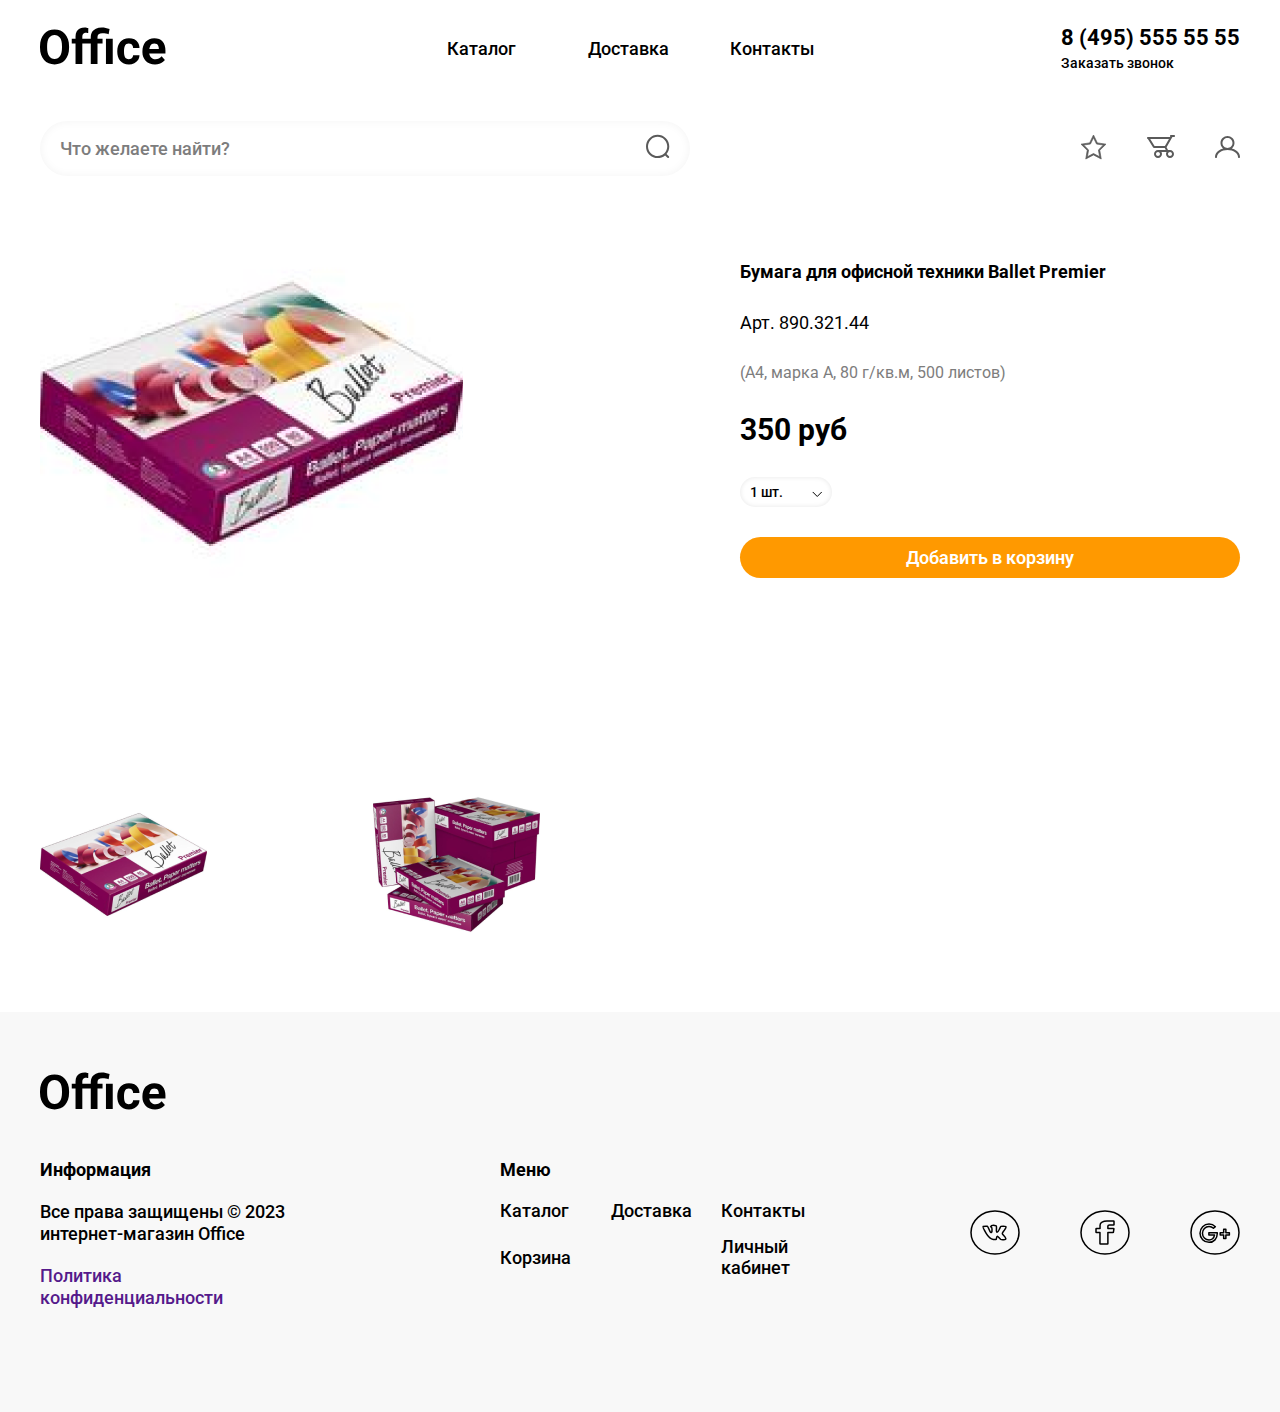
<file: tovar.html>
<!DOCTYPE html>
<html lang="en">
<head>
    <meta charset="UTF-8">
    <meta http-equiv="X-UA-Compatible" content="IE=edge">
    <meta name="viewport" content="width=device-width, initial-scale=1.0">
    <title>Office - интернет-магазин канцелярских товаров</title>
    <link rel="stylesheet" href="assets/style.css">
</head>
<body>
    <header class="header">
        <div class="container">
            <div class="header__content">
                <div class="header__info">
                    <a href="index.html"><img src="assets/img/Office.svg" alt=""></a>

                    <nav>
                        <ul>
                            <li><a href="catalog.html">Каталог</a></li>
                            <li><a href="">Доставка</a></li>
                            <li><a href="">Контакты</a></li>
                        </ul>
                    </nav>

                    <div class="header__tel">
                        <div class="header__tel-number">
                            <p>8 (495) 555 55 55</p>
                        </div>
                        <div class="header__tel-zakaz">
                            <p>Заказать звонок</p>
                        </div>
                    </div>
                </div>

                <div class="header__details">
                    <div class="header__search">
                        <div class="header__search-text">
                            <p>Что желаете найти?</p>
                        </div>
                        <div class="header__search-icon">
                            <a href="">
                                <svg width="24" height="25" viewBox="0 0 24 25" fill="none"
                                    xmlns="http://www.w3.org/2000/svg">
                                    <path fill-rule="evenodd" clip-rule="evenodd"
                                        d="M4.81999 19.2916C1.06 15.5316 1.06 9.43545 4.81999 5.67546C8.57998 1.91547 14.6761 1.91547 18.4361 5.67546C22.1807 9.42007 22.1961 15.4818 18.4821 19.2453C18.4662 19.2593 18.4507 19.2738 18.4356 19.289C18.4204 19.3042 18.4058 19.3198 18.3917 19.3357C14.6283 23.0515 8.56522 23.0368 4.81999 19.2916ZM19.1144 21.382C14.5458 25.2344 7.70897 25.009 3.40578 20.7058C-1.13526 16.1648 -1.13526 8.80229 3.40578 4.26125C7.94682 -0.279791 15.3093 -0.279791 19.8503 4.26125C24.1528 8.56373 24.3788 15.399 20.5284 19.9676L22.8498 22.289C23.2403 22.6795 23.2403 23.3127 22.8498 23.7032C22.4593 24.0937 21.8261 24.0937 21.4356 23.7032L19.1144 21.382Z"
                                        fill="#5A5A5A" />
                                </svg>
                            </a>
                        </div>
                    </div>
                    <div class="header__icons">
                        <a href=""><svg width="27" height="26" viewBox="0 0 27 26" fill="none"
                                xmlns="http://www.w3.org/2000/svg">
                                <path
                                    d="M21.2243 25L13.4959 20.9028L5.7674 25L7.24381 16.3144L1 10.1686L9.63576 8.90284L13.4959 1L17.356 8.90284L25.9918 10.1686L19.7397 16.3227L21.2243 25ZM13.4959 19.5205L19.6077 22.7682L18.4447 15.898L23.3853 11.0347L16.5559 10.0354L13.5041 3.7814L10.4523 10.0354L3.6229 11.0347L8.56351 15.898L7.40053 22.7682L13.4959 19.5205Z"
                                    fill="#5A5A5A" stroke="#5A5A5A" stroke-width="0.7" />
                            </svg>
                        </a>
                        <a href="basket.html"><svg width="28" height="23" viewBox="0 0 28 23" fill="none"
                                xmlns="http://www.w3.org/2000/svg">
                                <path fill-rule="evenodd" clip-rule="evenodd"
                                    d="M23 1C23 0.447715 23.4477 0 24 0H27C27.5523 0 28 0.447715 28 1C28 1.55228 27.5523 2 27 2L25.4227 2L19.5692 12.1385L21 15.0001H23C25.2091 15.0001 27 16.7909 27 19.0001C27 21.2092 25.2091 23.0001 23 23.0001C20.7909 23.0001 19 21.2092 19 19.0001C19 18.2715 19.1948 17.5884 19.5351 17.0001H14.4649C14.8052 17.5884 15 18.2715 15 19.0001C15 21.2092 13.2091 23.0001 11 23.0001C8.79086 23.0001 7 21.2092 7 19.0001C7 16.7909 8.79086 15.0001 11 15.0001H18.7639L17.7639 13L7.06514 13C6.70869 13.0229 6.35152 12.8536 6.15015 12.5289L0.855992 3.98974C0.37194 3.91992 0 3.50341 0 3.00003C0 2.44775 0.447715 2.00003 1 2.00003L23 2.00003C23.0371 2.00003 23.0737 2.00205 23.1098 2.00599L23.2862 1.7004C23.1092 1.51999 23 1.27274 23 1ZM17.9171 11L7.55548 11L3.21557 4.00003L21.9585 4.00003L17.9171 11ZM11 17.0001C9.89543 17.0001 9 17.8955 9 19.0001C9 20.1046 9.89543 21.0001 11 21.0001C12.1046 21.0001 13 20.1046 13 19.0001C13 17.8955 12.1046 17.0001 11 17.0001ZM23 17.0001C21.8954 17.0001 21 17.8955 21 19.0001C21 20.1046 21.8954 21.0001 23 21.0001C24.1046 21.0001 25 20.1046 25 19.0001C25 17.8955 24.1046 17.0001 23 17.0001Z"
                                    fill="#5A5A5A" />
                            </svg>
                        </a>
                        <a href=""><svg width="25" height="22" viewBox="0 0 25 22" fill="none"
                                xmlns="http://www.w3.org/2000/svg">
                                <path fill-rule="evenodd" clip-rule="evenodd"
                                    d="M8.94975 10.5355C6.99713 8.58291 6.99713 5.41709 8.94975 3.46447C10.9024 1.51184 14.0682 1.51184 16.0208 3.46447C17.9734 5.41709 17.9734 8.58291 16.0208 10.5355C14.0682 12.4882 10.9024 12.4882 8.94975 10.5355ZM7.53553 2.05025C4.80186 4.78392 4.80186 9.21608 7.53553 11.9497C7.74913 12.1633 7.97309 12.3602 8.2058 12.5405C6.5492 12.9731 5.04954 13.6511 3.79721 14.5222C1.53231 16.0978 0 18.3722 0 21C0 21.5523 0.447715 22 1 22C1.55228 22 2 21.5523 2 21C2 19.2096 3.04205 17.4839 4.93934 16.1641C6.83305 14.8467 9.50305 14 12.5 14C15.497 14 18.167 14.8467 20.0607 16.1641C21.958 17.4839 23 19.2096 23 21C23 21.5523 23.4477 22 24 22C24.5523 22 25 21.5523 25 21C25 18.3722 23.4677 16.0978 21.2028 14.5222C19.9449 13.6472 18.4375 12.9671 16.7722 12.5347C17.0022 12.3561 17.2237 12.1611 17.435 11.9497C20.1687 9.21608 20.1687 4.78392 17.435 2.05025C14.7014 -0.683417 10.2692 -0.683418 7.53553 2.05025Z"
                                    fill="#5A5A5A" />
                            </svg>
                        </a>
                    </div>
                </div>
            </div>
        </div>
    </header>

    <main class="main">
        <div class="container">
            <div class="tovar__content">
                <div class="tovar__photos">
                    <div class="tovar__img">
                        <img src="assets/img/tovar.png" alt="">
                    </div>
                    <div class="tovar__slide">
                        <div class="tovar__slide1">
                            <img src="assets/img/paperslide.png" alt="">
                        </div>
                        <div class="tovar__slide2">
                            <img src="assets/img/papers.png" alt="">
                        </div>
                    </div>
                </div>

                <div class="tovar__card">
                    <div class="tovar__card-name">
                        <p>Бумага для офисной техники Ballet Premier</p>
                    </div>
                    <div class="tovar__art">
                       <p>Арт. 890.321.44</p> 
                    </div>
                    <div class="tovar__info">
                        <p>(А4, марка A, 80 г/кв.м, 500 листов)</p>
                    </div>
                    <div class="tovar__price">
                        <p>350 руб</p>
                    </div>
                    <div class="sale__quanity">
                        <div class="sale__quanity-text">
                            <p>1 шт.</p>
                        </div>
                        <div class="sale__quanity-icon">
                            <a href=""><svg width="10" height="7" viewBox="0 0 10 7" fill="none"
                                    xmlns="http://www.w3.org/2000/svg">
                                    <path d="M9.48523 1.24219L5.24262 5.4848L1.00001 1.24219" stroke="black"
                                        stroke-linecap="round" />
                                </svg>
                            </a>
                        </div>

                    </div>
                    <button class="basket">
                        Добавить в корзину
                    </button>
                </div>
            </div>
            
        </div>

    </main>



    <footer class="footer">
        <div class="container">
            <div class="footer__logo">
                <a href="index.html"> <img src="assets/img/Office.svg" alt=""> </a>
            </div>
            <div class="footer__content">
                <div class="footer__info">
                    <p class="footer__info-name">Информация</p>
                    <p>Все права защищены © 2023 интернет-магазин Office</p>
                    <a href="">Политика конфиденциальности</a>
                </div>

                <div class="footer__menu">
                    <p class="footer__menu-text">Меню</p>
                    <nav class="footer__menu-list">
                        <ul>
                            <li><a href="catalog.html">Каталог</a></li>
                            <li><a href="">Доставка</a></li>
                            <li><a href="">Контакты</a></li>
                            <li><a href="basket.html">Корзина</a></li>
                            <li><a href="">Личный кабинет</a></li>
                        </ul>
                    </nav>
                </div>

                <div class="footer__icons">
                    <a href=""><svg width="50" height="45" viewBox="0 0 50 45" fill="none"
                            xmlns="http://www.w3.org/2000/svg">
                            <ellipse cx="25" cy="22.5372" rx="24" ry="21.4629" stroke="black" stroke-width="1.5" />
                            <path fill-rule="evenodd" clip-rule="evenodd"
                                d="M35.83 16.4769C35.5397 16.22 34.4267 16.22 33.3136 16.22C32.2006 16.22 31.0876 16.22 30.8457 16.3741C30.6037 16.4769 30.0714 17.8638 29.3939 19.2507C28.6196 20.8431 27.6518 22.3842 27.0227 22.3328C26.2001 22.3328 26.3936 19.713 26.4904 17.7611C26.4904 16.4769 26.2968 16.0659 26.1517 15.9632C25.7161 15.7064 24.5547 15.3982 24.5547 15.3982C24.5547 15.3982 21.0705 15.1413 20.5866 16.7337C21.2641 16.8364 22.3771 16.631 21.9416 21.5109C21.8932 21.7678 21.4093 23.7711 19.8124 21.0486C19.4252 20.3808 17.8767 16.2714 17.296 16.22C15.5539 16.1687 13.7634 16.1173 13.1343 16.4769C12.5536 16.8364 13.9086 19.6617 16.183 23.4115C18.0219 26.4936 20.0059 28.9079 23.3933 29.5243C24.0224 29.5756 25.7161 29.6784 26.2485 29.4215C26.5872 29.2161 26.1517 26.545 27.3615 26.2881C27.8938 26.1854 29.9746 29.062 30.7489 29.4215C31.2328 29.627 32.249 29.7298 33.3136 29.6784C34.475 29.627 35.7816 29.7811 35.9268 28.9592C36.2171 27.11 32.4426 24.6957 32.2974 23.5656C32.2006 22.7437 33.7008 21.2541 34.4267 20.0726C35.3945 18.6857 36.4107 16.9906 35.83 16.4769Z"
                                stroke="black" stroke-width="1.5" stroke-miterlimit="10" stroke-linejoin="round" />
                        </svg>
                    </a>
                    <a href=""><svg width="50" height="45" viewBox="0 0 50 45" fill="none"
                            xmlns="http://www.w3.org/2000/svg">
                            <ellipse cx="25" cy="22.5372" rx="24" ry="21.4629" stroke="black" stroke-width="1.5" />
                            <path fill-rule="evenodd" clip-rule="evenodd"
                                d="M19.9633 22.5988V33.7039C19.9633 33.852 20.211 34.0001 20.4587 34.0001H27.3945C27.6422 34.0001 27.8899 33.852 27.8899 33.7039V22.4507H32.9266C33.1743 22.4507 33.422 22.352 33.422 22.2039L33.9174 18.7983C33.9174 18.6503 33.7523 18.5022 33.422 18.5022H27.8899V16.0838C27.8899 15.4915 28.633 15.0473 29.6239 15.0473H33.5046C33.7523 15.0473 34 14.8992 34 14.7511V11.2962C34 11.1481 33.7523 11.0001 33.5046 11.0001H26.9817C23.1835 11.0001 20.0459 12.8756 20.0459 15.146V18.4529H16.4954C16.2477 18.4529 16 18.6009 16 18.749V22.1546C16 22.3026 16.2477 22.4507 16.4954 22.4507H19.9633V22.5988Z"
                                stroke="black" stroke-width="1.5" stroke-miterlimit="10" stroke-linejoin="round" />
                        </svg>
                    </a>
                    <a href=""><svg width="50" height="45" viewBox="0 0 50 45" fill="none"
                            xmlns="http://www.w3.org/2000/svg">
                            <ellipse cx="25" cy="22.5371" rx="24" ry="21.4629" stroke="black" stroke-width="1.5" />
                            <path
                                d="M18.88 22.6483V25.0913H24.544C23.872 28.0718 21.808 29.9285 19.024 29.9285C15.376 29.9285 12.448 26.8991 12.448 23.2346C12.448 19.5701 15.376 16.4919 19.024 16.4919C20.752 16.4919 22.336 17.1759 23.488 18.2997L25.36 16.6873C23.728 14.9772 21.472 14 19.024 14C14.032 14 10 18.1043 10 23.1857C10 28.2672 14.032 32.3715 19.024 32.3715C23.824 32.3715 27.28 28.6581 27.28 23.5766V22.6483H18.88Z"
                                stroke="black" stroke-width="1.5" stroke-miterlimit="10" stroke-linejoin="round" />
                            <path
                                d="M39.3759 22.7478H35.8719V19.181H33.6639V22.7478H30.2079V24.9954H33.6639V28.5133H35.8719V24.9954H39.3759V22.7478Z"
                                stroke="black" stroke-width="1.5" stroke-miterlimit="10" stroke-linejoin="round" />
                        </svg>
                    </a>
                </div>
            </div>


        </div>

    </footer>
</body>
</html>
</file>
<file: assets/style.css>
@import url('https://fonts.googleapis.com/css2?family=Roboto:wght@100;300;400;500;900&display=swap');

* {
    margin: 0;
    padding: 0;
    box-sizing: border-box;
    font-family: inherit;
}

body {
    font-family: 'Roboto';
}

.container {
    width: 1200px;
    margin: 0 auto;
}

header {
    padding: 25px 0 25px 0;

}

.header__content {
    display: flex;
    gap: 50px;
    flex-direction: column;
}

a {
    text-decoration: none;
}

nav a {
    color: black;
    font-weight: 500;
    font-size: 18px;
}

nav ul {
    list-style: none;
    display: flex;
    justify-content: space-between;
    gap: 15px 50px;
}

.header__info {
    display: flex;
    justify-content: space-between;
    align-items: center;
}

.header__tel-number {
    font-weight: 700;
    font-size: 22px;
}

.header__tel-zakaz {
    font-weight: 500;
    font-size: 14px;
}

.header__tel {
    gap: 5px;
    display: flex;
    flex-direction: column;
}

.header__search {
    background: linear-gradient(98.34deg, #FFFFFF 0%, #FFFFFF 100%);
    box-shadow: inset 0px 0px 10px rgba(0, 0, 0, 0.05);
    border-radius: 30px;
    width: 650px;
    height: 55px;
    color: #7D7D7D;
    font-size: 18px;
    font-weight: 500;
    display: flex;
    align-items: center;
    justify-content: space-between;
    padding: 0 20px 0 20px;
}

.header__icons {
    display: flex;
    gap: 40px;
    align-items: center;
}

.header__details {
    display: flex;
    justify-content: space-between;
}

.main__info {
    position: relative;
}

.main__details {
    position: absolute;
    top: 0;
    left: 0;
    height: 100%;
    background: #FFFFFF;
    width: 470px;
    height: 487px;
    background: #FFFFFF;
    box-shadow: inset 0px 0px 10px rgba(0, 0, 0, 0.05);
    border-radius: 60px;
}

.button__catalog {
    background: #FF9900;
    border-radius: 75px;
    border: none;
    display: inline-block;
    align-items: center;
    text-align: center;
    color: #FFFFFF;
    width: 100%;
    padding: 10px 80px;
    font-weight: 500;
    font-size: 18px;
    line-height: 34px;
    list-style: none;
}

h1 {
    font-weight: 700;
    font-size: 40px;
    line-height: 44px;
}

.main__details {
    padding: 50px 60px 100px 60px;
    display: flex;
    flex-direction: column;
    gap: 50px;
}

.main__tovars {
    font-weight: 500;
    font-size: 18px;
    line-height: 32px;
}

.main__content {
    padding-bottom: 60px;
}

.categories__title {
    font-weight: 700;
    font-size: 36px;
    line-height: 34px;
    padding-bottom: 45px;
}

.categories__block {
    background: linear-gradient(98.34deg, #FFFFFF 0%, #FFFFFF 100%);
    box-shadow: inset 0px 0px 10px rgba(0, 0, 0, 0.05);
    border-radius: 30px;
    width: 240px;
    height: 180px;
}

.categories__name {
    font-weight: 500;
    font-size: 18px;
    line-height: 32px;
    color: black;
    text-align: center;
}

.categories__info {
    display: flex;
    flex-direction: column;
    text-align: center;
    gap: 15px;
    padding-top: 20px;
}

.categories__all {
    display: flex;
    justify-content: center;
    gap: 115px;

}

.categories {
    padding-bottom: 45px;
}

.sale__card {
    max-width: 290px;
    display: flex;
    gap: 10px;
    flex-direction: column;

}

.sale__title {
    font-weight: 700;
    font-size: 36px;
    line-height: 34px;
    padding-bottom: 45px;
}

.sale__text {
    font-weight: 700;
    font-size: 18px;
    line-height: 34px;
    color: #FF3232;

}

.sale__name {
    font-weight: 700;
    font-size: 18px;
    line-height: 34px;

}

.sale__oldprice {
    text-decoration-line: line-through;
    color: #7D7D7D;
    font-weight: 700;
    font-size: 18px;
    line-height: 34px;
}

.sale__price {
    font-weight: 900;
    font-size: 30px;
}

.sale__quanity {
    box-shadow: inset 0px 0px 5px rgba(0, 0, 0, 0.1);
    border-radius: 36px;
    width: 92px;
    height: 30px;
    display: flex;
    justify-content: space-between;
    align-items: center;
    padding: 0 10px;
}

.sale__quanity-text {
    font-weight: 500;
    border: none;
    width: 100%;
    outline: none;
    font-size: 14px;
    line-height: 34px;
}

.basket {
    background: #FF9900;
    border-radius: 75px;
    border: none;
    display: inline-block;
    align-items: center;
    text-align: center;
    padding: 10px 16px;
    cursor: pointer;
    color: white;
    font-size: 18px;
    font-weight: 600;
}

.sale__shop {
    display: flex;
    justify-content: space-between;
}

.sale__all {
    display: flex;
    justify-content: space-between;
    gap: 10px;
    flex-wrap: wrap;
}

.sale {
    padding-bottom: 45px;
}

.popular {
    padding-bottom: 45px;
}

.contacts__title {
    font-weight: 700;
    font-size: 36px;
    line-height: 34px;
    padding-bottom: 45px;
}

.contacts__all {
    font-weight: 400;
    font-size: 18px;
    line-height: 34px;
    color: black;
    display: flex;
    justify-content: space-between;
    gap: 60px;
}

.contacts {
    padding-bottom: 150px;
}

.footer {
    background: #F8F8F8;
    min-height: 400px;
}

.footer__logo {
    padding-top: 60px;
    padding-bottom: 45px;
}

.footer__info {
    font-weight: 500;
    font-size: 18px;
    line-height: 22px;
    display: flex;
    flex-direction: column;
    gap: 20px;
    max-width: 250px;
}

.footer__info-name {
    font-weight: 700;
}

li {
    width: 15%;
    list-style: none;
    color: black;

}

ul {
    display: flex;
    align-items: center;
    flex-wrap: wrap;
}

.footer__menu-text {
    font-weight: 700;
    font-size: 18px;
    padding-bottom: 20px;
}

.footer__menu {
    width: 260px;
}

.footer__icons {
    display: flex;
    justify-content: space-between;
    gap: 60px;
    max-width: 270px;
    align-items: center;
}

.footer__content {
    display: flex;
    justify-content: space-between;
}

.catalog__card-text {
    color: black;
    font-size: 18px;
}

.catalog__card-text-bold {
    font-weight: 700;
    color: black;
    font-size: 18px;
}

.catalog__card {
    display: flex;
    flex-direction: column;
    gap: 30px;
    width: 350px;
    text-align: center;
}

.catalog__card-list-text {
    text-align: center;
    width: 100%;
}

.catalog__all {
    display: flex;
    justify-content: space-between;
    gap: 60px;
    padding-bottom: 60px;
}

.catalog__img {
    height: 235px;
}

.tovar__slide {
    display: flex;
    justify-content: space-between;
    width: 500px;
}

.tovar__photos {
    display: flex;
    flex-direction: column;
    gap: 150px;
}

.tovar__card-name {
    font-weight: 700;
    font-size: 18px;
}

.tovar__card {
    width: 500px;
    display: flex;
    flex-direction: column;
    gap: 30px;
    padding-top: 60px;
}


.tovar__art {
    font-size: 18px;
    font-weight: normal;
}

.tovar__info {
    color: #7D7D7D;
    font-weight: normal;
}

.tovar__price {
    font-size: 30px;
    font-weight: 700;
}

.tovar__content {
    display: flex;
    justify-content: space-between;
    padding-bottom: 60px;
}

.delete {
    text-decoration: none;
    font-size: 16px;
    border: none;
    list-style: none;
    cursor: pointer;
    color: white;
    background: #7D7D7D;
    border-radius: 75px;
    padding: 6px 0;
    width: 100px;
}

.basket__tovar {
    display: flex;
    justify-content: space-between;
    width: 650px;
    padding-bottom: 60px;
}

.basket__info {
    display: flex;
    flex-direction: column;

    gap: 20px;
}

.popup{
    position: absolute;
    top: 0;
    left: 0;
    width: 100%;
    height: 100%;
}

.popup .popup__bg{
    height: 100vh;
    display: flex;
    align-items: center;
    justify-content: center;
    background: rgba(0, 0, 0, 0.3);
}

.popup .title {
    font-size: 30px;
    font-weight: 700;
    text-align: center;
    line-height: 140%;
    color: #202020;
    margin-bottom: 20px;
}

.popup form {
    width: 500px;
    padding: 45px;
    position: relative;
    background-color: #F8F8F8;
}

.popup input {
    font-weight: 400;
    font-size: 14px;
    line-height: 140%;
    color: #202020;
    outline: none;
    padding: 15px;
    background: none;
    border: none;
    margin-bottom: 20px;
    width: 100%;
    border-bottom: 2px solid rgba(32, 32, 32, 0.4);
}

.popup button[type=submit] {
    margin-top: 40px;
    width: 100%;
    display: block;
    font-weight: 500;
    font-size: 14px;
    line-height: 140%;
    text-align: center;
    color: #FFFFFF;
    padding: 15px;
    border: none;
    outline: none;
    background: #FF9900;
    border-radius: 75px;
}

.auth-link{
    font-weight: 400;
    font-size: 14px;
    line-height: 140%;
    color: #202020;
    display: block;
    text-align: center;
    padding-top: 15px;
}

.hidden{
    display: none;
}

.politic-link{
   color: #20202066;
   font-size: 12px;
   display: block;
   text-align: center;
   padding-top: 15px;
}

.close{
    border: none;
    outline: none;
    background: none ;
    position: absolute;
    right: 0;
    top: 0;
}

.profile{
    outline: none;
    border: none;
    background: none;
}
</file>
